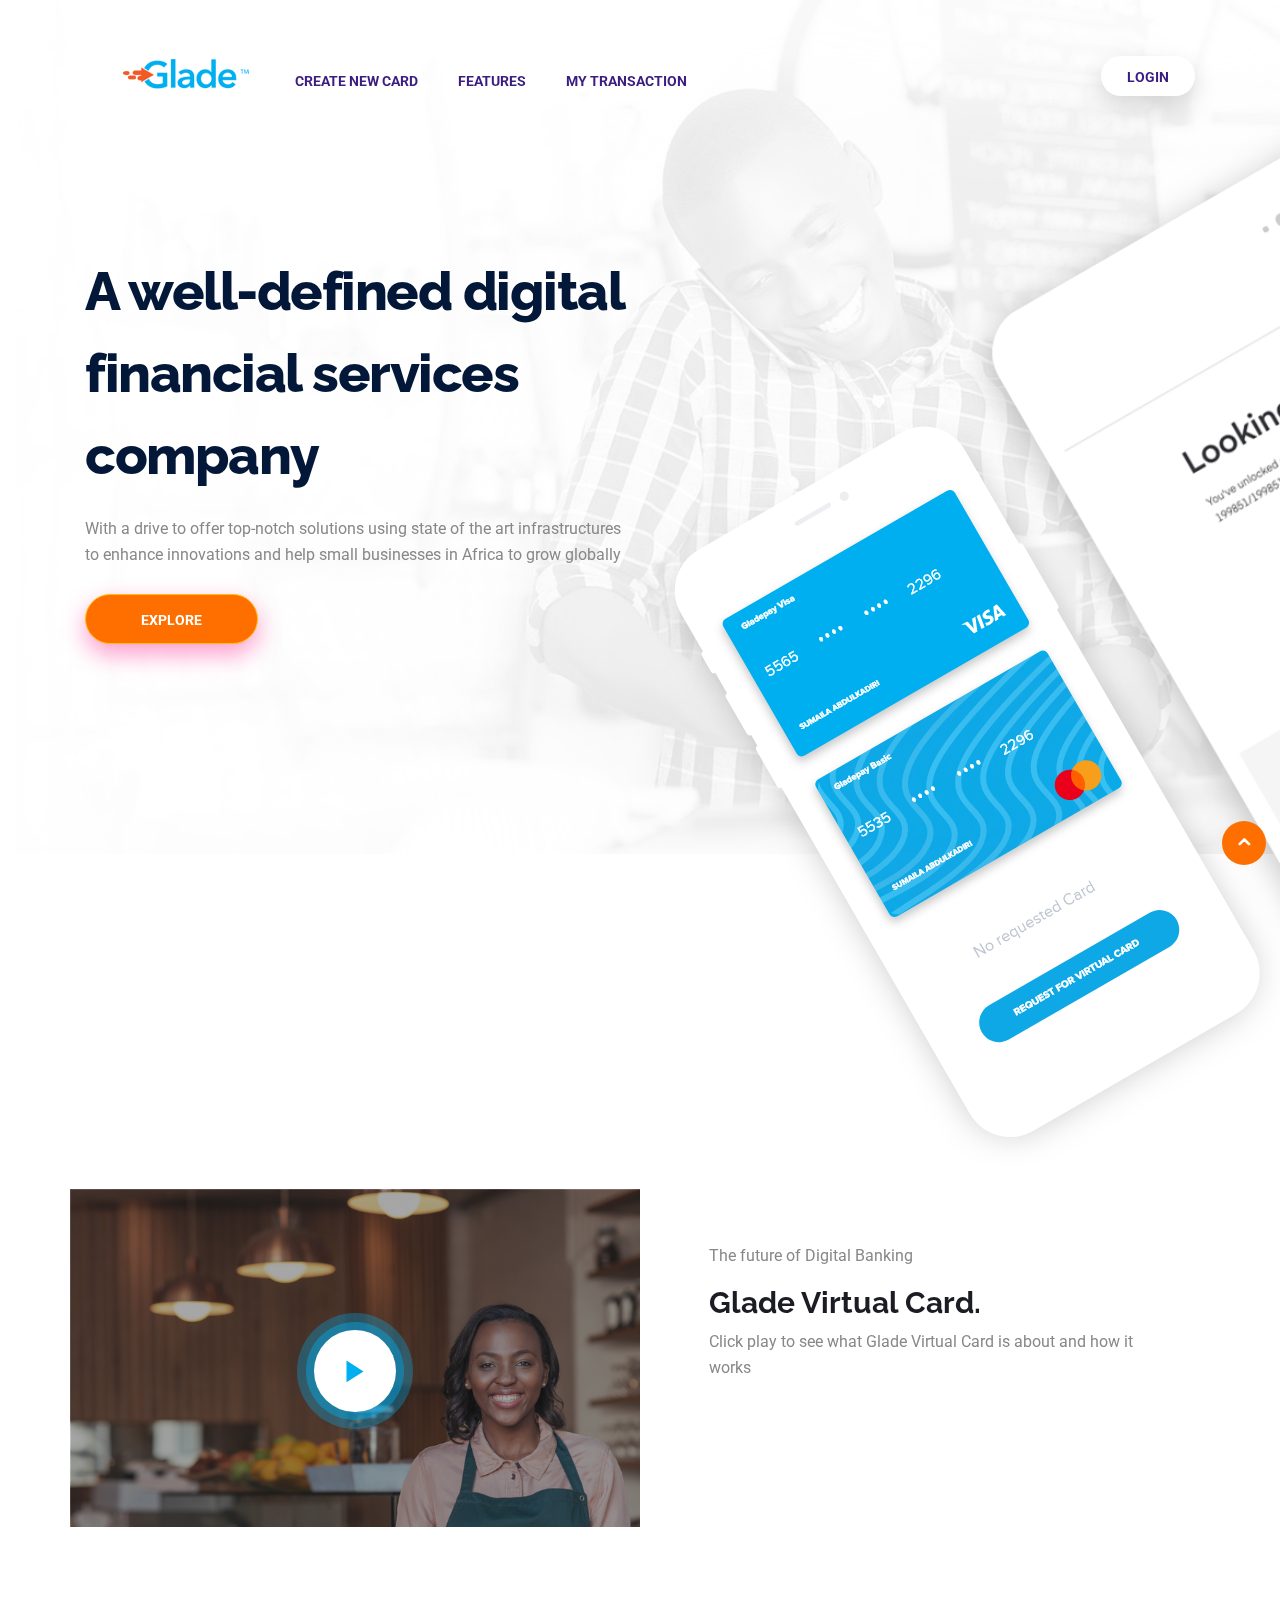
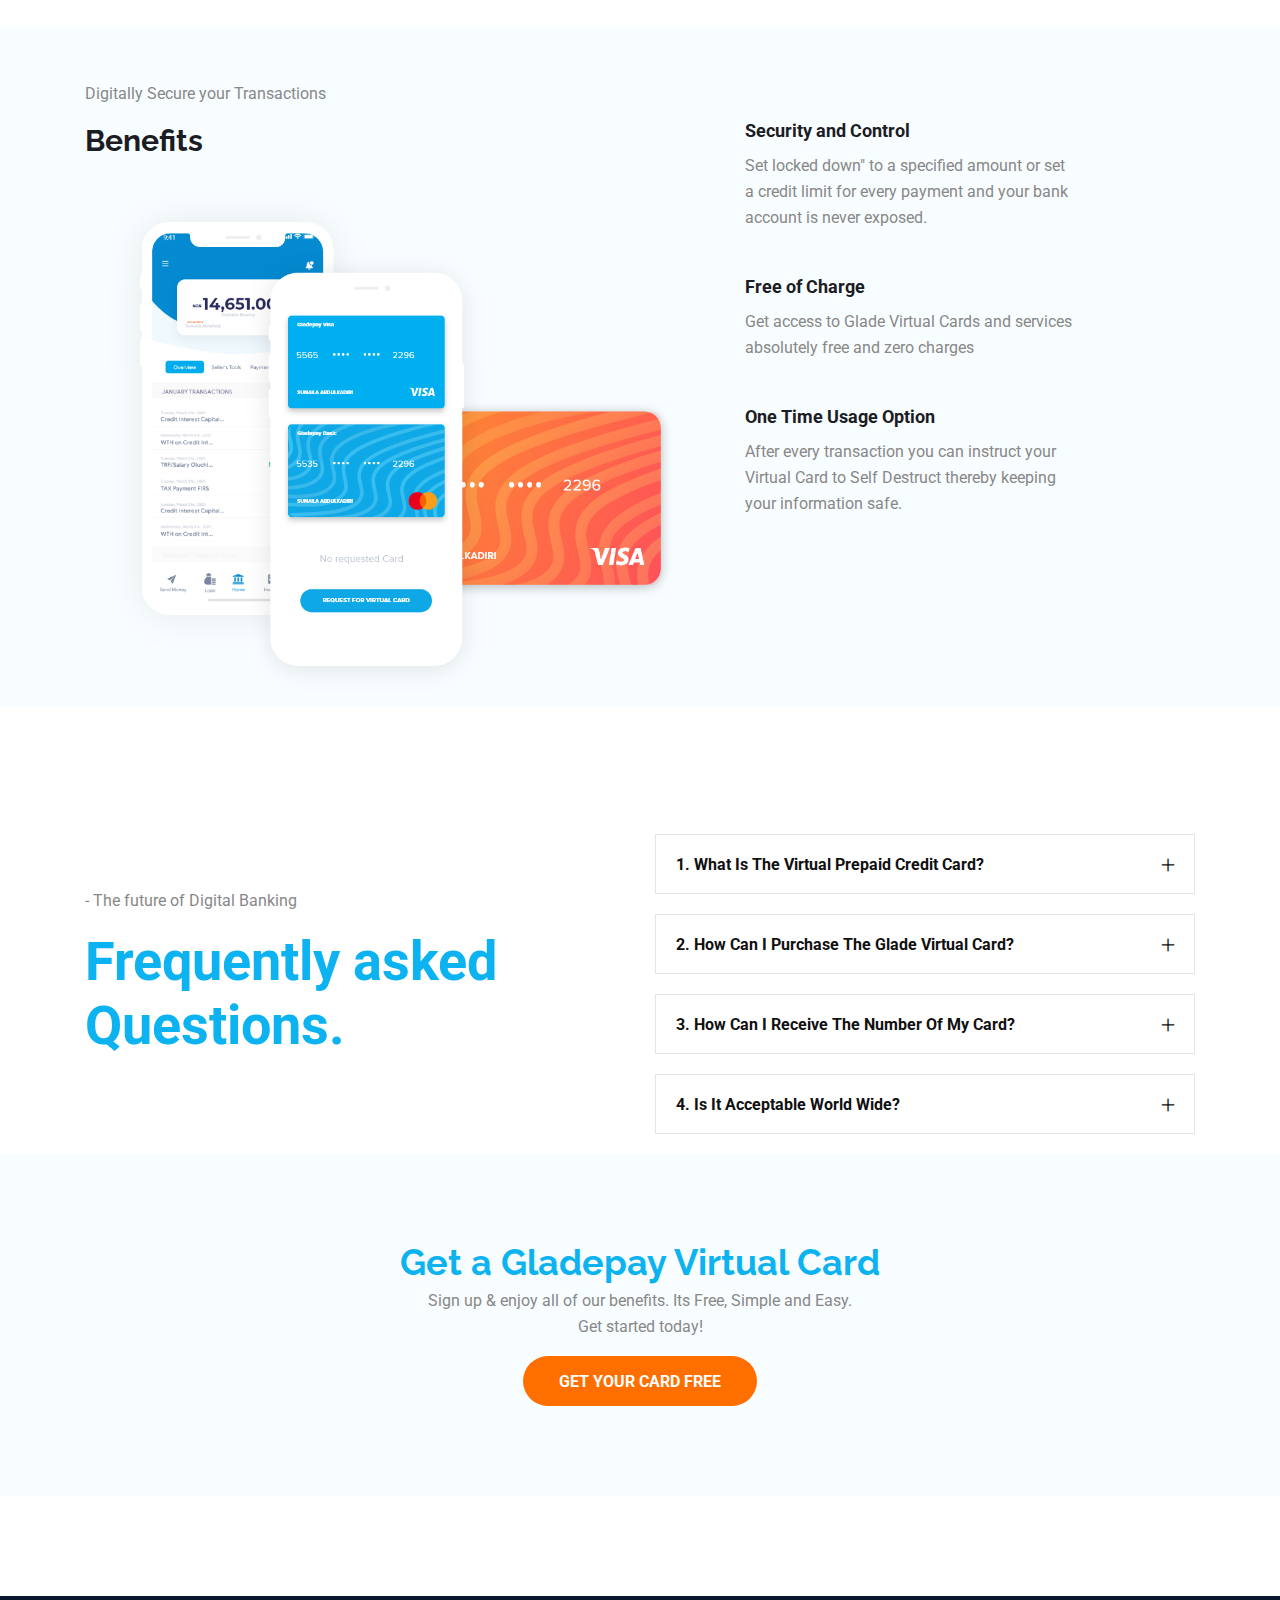
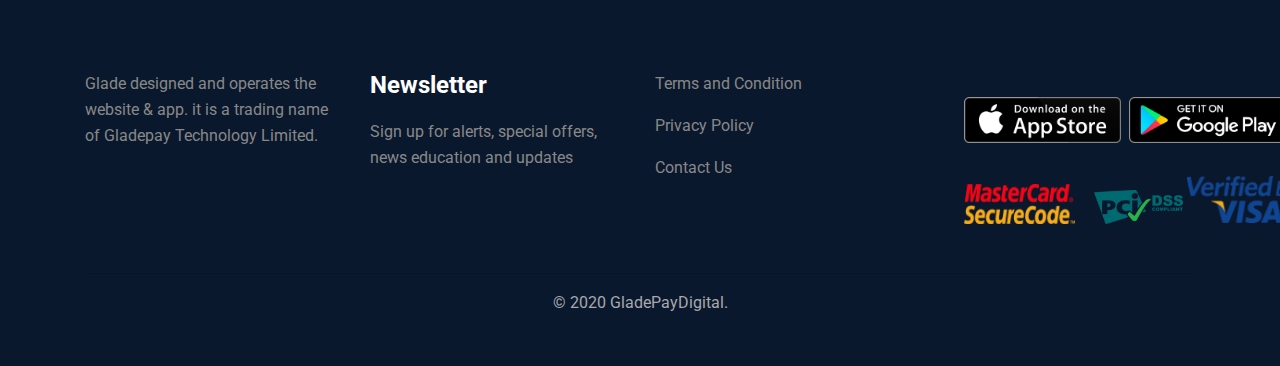
<file: index.html>
<!DOCTYPE html>
<html lang="en">

<head>
   <!-- Basic Page Needs ================================================== -->
   <meta charset="utf-8">

   <!-- Mobile Specific Metas ================================================== -->
   <meta http-equiv="X-UA-Compatible" content="IE=edge">
   <meta name="viewport" content="width=device-width, initial-scale=1.0, user-scalable=0">

   <!-- Site Title -->
   <title>Glade &amp; Designed by Nanle</title>



   <!-- CSS
         ================================================== -->
   <!-- Bootstrap -->
   <link rel="stylesheet" href="css/bootstrap.min.css">

   <!-- FontAwesome -->
   <link rel="stylesheet" href="css/font-awesome.min.css">
   <!-- Animation -->
   <link rel="stylesheet" href="css/animate.css">
   <!-- magnific -->
   <link rel="stylesheet" href="css/magnific-popup.css">
   <!-- carousel -->
   <link rel="stylesheet" href="css/owl.carousel.min.css">
   <!-- isotop -->
   <link rel="stylesheet" href="css/isotop.css">
   <!-- ico fonts -->
   <link rel="stylesheet" href="css/xsIcon.css">
   <!-- Template styles-->
   <link rel="stylesheet" href="css/style.css">
   <!-- Responsive styles-->
   <link rel="stylesheet" href="css/responsive.css">

   <!-- HTML5 shim and Respond.js IE8 support of HTML5 elements and media queries -->
   <!-- WARNING: Respond.js doesn't work if you view the page via file:// -->
   <!--[if lt IE 9]>
      <script src="https://oss.maxcdn.com/html5shiv/3.7.2/html5shiv.min.js"></script>
      <script src="https://oss.maxcdn.com/respond/1.4.2/respond.min.js"></script>
      <![endif]-->

</head>

<body>
   <div class="body-inner">
      <!-- Header start -->
      <header id="header" class="header header header-transparent h-transparent2">
         <div class="container">
            <div class="row justify-content-between align-items-center">
               <div class="col-lg-2 col-6">
                   <!-- logo-->
                    <a class="navbar-brand logo" href="index.html">
                        <img src="images/logos/logo.png" alt="">
                    </a>
               </div><!-- end col -->

               <div class="col-lg-8">
                    <nav class="navbar navbar-expand-lg navbar-light text-center justify-content-end">
            
                        <button class="navbar-toggler" type="button" data-toggle="collapse" data-target="#navbarNavDropdown"
                            aria-controls="navbarNavDropdown" aria-expanded="false" aria-label="Toggle navigation">
                            <span class="navbar-toggler-icon"><i class="icon icon-menu"></i></span>
                        </button>
                        <div class="collapse navbar-collapse" id="navbarNavDropdown">
                            <ul class="navbar-nav">
                                <li class="nav-item active">
                                    <a href="index-6.html#" class="">Create New Card</a>
                                </li>
                                <li class="nav-item">
                                    <a href="index-6.html#" class="">Features</a>
                                </li>
                                <li class="nav-item">
                                    <a href="index-6.html#" class="">My Transaction </a>
                                </li>
                               
                            </ul>
                        </div>
                    </nav>
                </div>
                <!-- end col -->
                <div class="col-lg-2 d-none d-lg-block text-right">
                    <a class="ticket-btn btn" href="#"> Login</a>
                </div>
                <!-- end col -->
            </div>
            
         </div><!-- container end-->
      </header>
      <!--/ Header end -->

      <!-- banner start-->
      <section class="hero-area banner-6" style="background-image: url(./images/man-ConvertImage.png); background-repeat: no-repeat;background-size: 100%;">
         <div class="banner-item">
            <div class="container">
               <div class="row">
                  <div class="col-md-6">
                     <div class="banner-content-wrap">
                        <h2 class="banner-title wow fadeInUp" data-wow-duration="1.5s" data-wow-delay="700ms">
                           A well-defined digital <br> financial services <br> company 
                        </h2>
                        <div class="banner-info wow fadeInUp" data-wow-duration="1.5s" data-wow-delay="500ms">
                           <!-- <h2 class="sub-title">#The leading startup event</h2> -->
                            
                              <p   >With a drive to offer top-notch solutions using state of the art infrastructures to enhance innovations and help small businesses in Africa to grow globally</p>
                        </div>
                        <!-- Countdown end -->
                        
                        <div class="banner-btn wow fadeInUp" data-wow-duration="1.5s" data-wow-delay="800ms">
                                <a href="index-6.html#" class="btn btn-warning">Explore</a>
                                <!-- <a href="index-6.html#" class="btn btn-ticket"> <i class="fa fa-plus-circle" aria-hidden="true"></i> ADD TO CALENDAR</a> -->
                        </div>

                     </div>
                     <!-- Banner content wrap end -->
                  </div><!-- col end-->
                  <div class="col-sm-6">
                     <img src="images/slide.png" style="filter: none !important;" alt="">   
                  </div>
               </div><!-- row end-->
               <div class="row">
                  <div class="col-md-6" style="background-image: url(./images/woman.png)">
                   <div align="center" style="margin-top: 23%;">
                    <img src="images/play.png" alt="">  
                   </div>
                  </div>
                  <div class="col-md-6">
                   <div style="margin: 10%;">
                       <p >The future of Digital Banking</p>
                       <h2>Glade Virtual Card.</h2>
                       <p>Click play to see what Glade Virtual Card is about and how it works</p>
                       <br>
                       <!-- <br>
                       <br> -->
                       <div class="banner-btn wow fadeInUp" data-wow-duration="1.5s" data-wow-delay="800ms">
                          <a href="index-6.html#" class="btn">Explore</a>
                          <!-- <a href="index-6.html#" class="btn btn-ticket"> <i class="fa fa-plus-circle" aria-hidden="true"></i> ADD TO CALENDAR</a> -->
                       </div>
                    </div> 
                    
                  </div>
               </div>
            </div>
            <!-- Container end -->
         </div>
      </section>
      <!-- banner end-->

      <!-- ts-exprience start -->
      
      <section class="" >
         
         <div style="background-color:#f8fdff; height: 80%;">
            <div class="container" >
               <div class="row">
                  <div class="col-md-6">
                    <p style="padding-top: 10%;">Digitally Secure your Transactions</p>
                    <h2>Benefits</h2>
                    <img src="images/phone.png" style="width: 110%;" />
                  </div>
                  <div class="col-md-6">
                   <div class="" style="margin-top: 10ch; margin-left:10ch">
                    <h4>Security and Control</h4>
                    <p>Set locked down" to a specified amount or set <br> a credit limit for every payment and your bank <br> account is never exposed.</p>

                    <br>
                    <h4>Free of Charge</h4>
                    <p>Get access to Glade Virtual Cards and services <br> absolutely free and zero charges</p>

                    <br>
                    <h4>One Time Usage Option</h4>
                    <p>After every transaction you can instruct your <br> Virtual Card to Self Destruct thereby keeping <br> your information safe.</p>
                   </div>
                   
                  </div>
               </div>
           </div>
         </div>
         
         <div class="container" style="padding-top: 10%;">
            <div class="row">
               <div class="col-md-6">
                  <!-- <div class="col-lg-6  "> -->
                     <div class="" style="padding-top: 6ch;">
                        <p>- The future of Digital Banking</p>
                        <h3 style="color:#0cb3f0; font-size: 6ch;">
                            Frequently asked <br> Questions.
                        </h3>
                    </div>

                 <!-- </div>col end -->
               </div>
               <div class="col-md-6">
                  <div class="faq-content">
                     <!-- <h2 class="column-title">
                        General FAQ's
                     </h2> -->
                     <div class="panel-group faq-item" id="accordion1" role="tablist" aria-multiselectable="true">

                        <div class="panel faq-list panel-default">
                           <div class="panel-heading" role="tab" id="heading5">
                              <h4 class="panel-title">
                                 <a role="button" class="collapsed" data-toggle="collapse" data-parent="#accordion" href="faq.html#collapse5" aria-expanded="false" aria-controls="collapse5">
                                          1. What is the virtual prepaid credit card?
                                       </a>
                              </h4>
                           </div>
                           <div id="collapse5" class="panel-collapse collapse" role="tabpanel" aria-labelledby="heading5">
                              <div class="panel-body">
                                    How  you transform your business as technology, consumer, habits industry dynamic
                                    s change? Find out from those leading the charge.
                              </div>
                           </div>
                        </div>

                        <div class="panel faq-list panel-default">
                           <div class="panel-heading" role="tab" id="heading6">
                              <h4 class="panel-title">
                                 <a class="collapsed" role="button" data-toggle="collapse" data-parent="#accordion" href="faq.html#collapse6" aria-expanded="false" aria-controls="collapse6">
                                          2. How can i purchase the Glade Virtual card?
                                       </a>
                              </h4>
                           </div>
                           <div id="collapse6" class="panel-collapse collapse" role="tabpanel" aria-labelledby="heading6">
                              <div class="panel-body">
                                    Glade Virtual card is free, to access simply sign up and create an account here
                              </div>
                           </div>
                        </div>

                        <div class="panel faq-list panel-default">
                           <div class="panel-heading" role="tab" id="heading7">
                              <h4 class="panel-title">
                                 <a class="collapsed" role="button" data-toggle="collapse" data-parent="#accordion" href="faq.html#collapse7" aria-expanded="false" aria-controls="collapse7">
                                          3. How can i receive the number of my card?
                                       </a>
                              </h4>
                           </div>
                           <div id="collapse7" class="panel-collapse collapse" role="tabpanel" aria-labelledby="heading7">
                              <div class="panel-body">
                                 Anim pariatur cliche reprehenderit, enim eiusmod high life accusamus terry richardson
                                 ad squid. 3 wolf moon officia aute, non cupidatat skateboard dolor brunch. Food truck
                                 quinoa nesciunt laborum eiusmod. Brunch 3 wolf moon tempor, sunt aliqua put a bird on
                               
                              </div>
                           </div>
                        </div>
                        <div class="panel faq-list panel-default">
                              <div class="panel-heading" role="tab" id="heading8">
                                 <h4 class="panel-title">
                                    <a class="collapsed" role="button" data-toggle="collapse" data-parent="#accordion" href="faq.html#collapse8" aria-expanded="false" aria-controls="collapse8">
                                             4. Is it acceptable World wide?
                                          </a>
                                 </h4>
                              </div>
                              <div id="collapse8" class="panel-collapse collapse" role="tabpanel" aria-labelledby="heading8">
                                 <div class="panel-body">
                                       How  you transform your business as technology, consumer, habits industry dynamic
                                       s change? Find out from those leading the charge.
                                 </div>
                              </div>
                           </div>

                     </div><!-- panel-group -->

                  </div>
               </div>
            </div>
         </div>

         <div style="background-color:#f8fdff; padding: 10ch;">
            <div align="center">
               <h2 style="color:#0cb3f0; font-size: 4ch; font-weight: bolder;">Get a Gladepay Virtual Card</h2>
               <p>Sign up & enjoy all of our benefits. Its Free, Simple and Easy. <br> Get started today!</p>
               <button class="btn btn-round">GET YOUR CARD FREE</button>
            </div>
         </div>

      </section>
      <!-- end ts-exprience -->

    <!-- ts funfact start-->
    

   

   
   
         <!-- ts footer area start-->
         <div class="footer-area">
      
            
   
            <!-- footer start-->
            <footer class="ts-footer">
               <div class="container">
                  <div class="row">
                     <div class="col-md-3">
                        <p>Glade designed and operates the website & app. it is a trading name of Gladepay Technology Limited. </p>
                     </div>
                     <div class="col-md-3">
                        <h3 style="color: white;">Newsletter</h3>
                        <p>Sign up for alerts, special offers, news education and updates</p>
                        
                     </div>
                     <div class="col-md-3">
                        <p>
                           Terms and Condition
                        </p>
                        <p>
                           Privacy Policy
                        </p>
                        <p>
                           Contact Us
                        </p>
                     </div>
                     <div class="col-md-3">
                        <img src="images/UI Mockup copy.png">
                     </div>
                  </div>
                  <hr style="color: mintcream;">
                  <div class="row">
                     <div class="col-lg-8 mx-auto">
                        
                     
                        <div class="copyright-text text-center">
                           <p> © 2020 GladePayDigital.</p>
                        </div>
                     </div>
                  </div>
               </div>
            </footer>
            <!-- footer end-->
            <div class="BackTo">
               <a href="index-6.html#" class="fa fa-angle-up" aria-hidden="true"></a>
            </div>
         </div>
         <!-- ts footer area end-->
   
   
   
   
   
         <!-- Javascript Files
               ================================================== -->
         <!-- initialize jQuery Library -->
         <script src="js/jquery.js"></script>
   
         <script src="js/popper.min.js"></script>
         <!-- Bootstrap jQuery -->
         <script src="js/bootstrap.min.js"></script>
         <!-- Counter -->
         <script src="js/jquery.appear.min.js"></script>
         <!-- Countdown -->
         <script src="js/jquery.jCounter.js"></script>
         <!-- magnific-popup -->
         <script src="js/jquery.magnific-popup.min.js"></script>
         <!-- carousel -->
         <script src="js/owl.carousel.min.js"></script>
         <!-- Waypoints -->
         <script src="js/wow.min.js"></script>
         <!-- isotop -->
         <script src="js/isotope.pkgd.min.js"></script>
         <!-- scrollme -->
         <script src="js/jquery.scrollme.js"></script>
   
         <!-- Template custom -->
         <script src="js/main.js"></script>
   
      </div>
      <!-- Body inner end -->
   </body>
   
</html>
</file>
<file: css/isotop.css>
/* Start: Recommended Isotope styles */

/**** Isotope Filtering ****/

.isotope-item {
   z-index: 2;
 }
 
 .isotope-hidden.isotope-item {
   pointer-events: none;
   z-index: 1;
 }
 
 /**** Isotope CSS3 transitions ****/
 
 .isotope,
 .isotope .isotope-item {
   -webkit-transition-duration: 0.8s;
      -moz-transition-duration: 0.8s;
       -ms-transition-duration: 0.8s;
        -o-transition-duration: 0.8s;
           transition-duration: 0.8s;
 }
 
 .isotope {
   -webkit-transition-property: height, width;
      -moz-transition-property: height, width;
       -ms-transition-property: height, width;
        -o-transition-property: height, width;
           transition-property: height, width;
 }
 
 .isotope .isotope-item {
   -webkit-transition-property: -webkit-transform, opacity;
      -moz-transition-property:    -moz-transform, opacity;
       -ms-transition-property:     -ms-transform, opacity;
        -o-transition-property:      -o-transform, opacity;
           transition-property:         transform, opacity;
 }
 
 /**** disabling Isotope CSS3 transitions ****/
 
 .isotope.no-transition,
 .isotope.no-transition .isotope-item,
 .isotope .isotope-item.no-transition {
   -webkit-transition-duration: 0s;
      -moz-transition-duration: 0s;
       -ms-transition-duration: 0s;
        -o-transition-duration: 0s;
           transition-duration: 0s;
 }
 
 /* End: Recommended Isotope styles */
 
 
 
 /* disable CSS transitions for containers with infinite scrolling*/
 .isotope.infinite-scrolling {
   -webkit-transition: none;
      -moz-transition: none;
       -ms-transition: none;
        -o-transition: none;
           transition: none;
 }
 
 
 
 /**** Isotope styles ****/
 
 /* required for containers to inherit vertical size from window */
 /*html,
 body {
   height: 100%;
 }
 */
 #container {
   padding: 20px 0px;
 }
 
 .height-01{
 height: 250px;
 width: 28%;
 }
 .height-02,{
 height: 250px;
 width: 25%;
 }
 .height-03{
   width: 180px;
   height: 180px;
 }
 .element {
   margin: 1px;
   float: left;
   overflow: hidden;
   position: relative;
   color: #222;
 }
 
 /*.element.web          { background: #F00 url("../images/zoom.png") no-repeat center center; 
 background: hsl(   0, 100%, 50%)  url("../images/zoom.png") no-repeat center center; }
 .element.branding  { background: #F80 url("../images/zoom.png") no-repeat center center; background: hsl(  36, 100%, 50%) url("../images/zoom.png") no-repeat center center;}
 .element.print        { background: #0F0 url("../images/zoom.png") no-repeat center center; background: hsl( 108, 100%, 50%) url("../images/zoom.png") no-repeat center center;}
 .element.creative { background: #0FF url("../images/zoom.png") no-repeat center center; background: hsl( 180, 100%, 50%) url("../images/zoom.png") no-repeat center center;}
 .element.modern       { background: #08F url("../images/zoom.png") no-repeat center center; background: hsl( 216, 100%, 50%) url("../images/zoom.png") no-repeat center center;}
 .element.other  { background: #00F url("../images/zoom.png") no-repeat center center;; background: hsl( 252, 100%, 50%) url("../images/zoom.png") no-repeat center center;}
 .element.ecommerce         { background: #F0F url("../images/zoom.png") no-repeat center center;background: hsl( 288, 100%, 50%) url("../images/zoom.png") no-repeat center center;}
 .element.digital       { background: #F08 url("../images/zoom.png") no-repeat center center; background: hsl( 324, 100%, 50%) url("../images/zoom.png") no-repeat center center;}
 
 */
 .element * {
   position: absolute;
   margin: 0;
 }
 
 .element .symbol {
   left: 0.2em;
   top: 0.4em;
   font-size: 3.8em;
   line-height: 1.0em;
   color: #FFF;
 }
 .element.large .symbol {
   font-size: 4.5em;
 }
 
 .element.fake .symbol {
   color: #000;
 }
 
 .element .name {
   left: 0.5em;
   bottom: 1.6em;
   font-size: 1.05em;
 }
 
 .element .weight {
   font-size: 0.9em;
   left: 0.5em;
   bottom: 0.5em;
 }
 
 .element .number {
   font-size: 1.25em;
   font-weight: bold;
   color: hsla(0,0%,0%,.5);
   right: 0.5em;
   top: 0.5em;
 }
 
 .variable-sizes .element.width2 { width: 230px; }
 
 .variable-sizes .element.height2 { height: 230px; }
 
 .variable-sizes .element.width2.height2 {
   font-size: 2.0em;
 }
 
 .element.large,
 .variable-sizes .element.large,
 .variable-sizes .element.large.width2.height2 {
   font-size: 3.0em;
   width: 350px;
   height: 350px;
   z-index: 100;
 }
 
 .clickable .element:hover {
   cursor: pointer;
 }
 
 .clickable .element:hover h3 {
   text-shadow:
     0 0 10px white,
     0 0 10px white
   ;
 }
 
 .clickable .element:hover h2 {
   color: white;
 }
 
 /**** Filters ****/
 
 #filters{
   margin: 5px 0px;
   padding: 0px;
   list-style: none;
 }
 
 #filters li {
   display: inline-block;
   margin-right: -1px;
 }
</file>
<file: css/xsIcon.css>
@font-face {
  font-family: 'iconfont';
  src:
    url('../fonts/iconfont.ttf?ukrc8w') format('truetype'),
    url('../fonts/iconfont.woff?ukrc8w') format('woff'),
    url('../fonts/iconfont.svg?ukrc8w#iconfont') format('svg');
  font-weight: normal;
  font-style: normal;
}


[class^="icon-"], [class*=" icon-"] {
   /* use !important to prevent issues with browser extensions that change fonts */
   font-family: 'iconfont' !important;
   speak: none;
   font-style: normal;
   font-weight: normal;
   font-variant: normal;
   text-transform: none;
   line-height: 1;
 
   /* Better Font Rendering =========== */
   -webkit-font-smoothing: antialiased;
   -moz-osx-font-smoothing: grayscale;
 }
 
 .icon-building:before {
   content: "\e900";
 }
 .icon-cycle:before {
   content: "\e901";
 }
 .icon-food:before {
   content: "\e902";
 }
 .icon-fun:before {
   content: "\e903";
 }
 .icon-hotel:before {
   content: "\e904";
 }
 .icon-marketing:before {
   content: "\e905";
 }
 .icon-Monetizing:before {
   content: "\e906";
 }
 .icon-netwrorking:before {
   content: "\e907";
 }
 .icon-people:before {
   content: "\e908";
 }
 .icon-planning:before {
   content: "\e909";
 }
 .icon-pricing-1Asset-1:before {
   content: "\e90a";
 }
 .icon-pricing-2Asset-2:before {
   content: "\e90b";
 }
 .icon-pricing-3Asset-3:before {
   content: "\e90c";
 }
 .icon-ring-1Asset-1:before {
   content: "\e90d";
 }
 .icon-ring-2Asset-1:before {
   content: "\e90e";
 }
 .icon-ring-3Asset-2:before {
   content: "\e9c3";
 }
 .icon-ring-4Asset-3:before {
   content: "\e9c4";
 }
 .icon-speaker:before {
   content: "\e9c5";
 }
 .icon-home:before {
   content: "\e800";
 }
 .icon-apartment:before {
   content: "\e801";
 }
 .icon-pencil:before {
   content: "\e802";
 }
 .icon-magic-wand:before {
   content: "\e803";
 }
 .icon-drop:before {
   content: "\e804";
 }
 .icon-lighter:before {
   content: "\e805";
 }
 .icon-poop:before {
   content: "\e806";
 }
 .icon-sun:before {
   content: "\e807";
 }
 .icon-moon:before {
   content: "\e808";
 }
 .icon-cloud:before {
   content: "\e809";
 }
 .icon-cloud-upload:before {
   content: "\e80a";
 }
 .icon-cloud-download:before {
   content: "\e80b";
 }
 .icon-cloud-sync:before {
   content: "\e80c";
 }
 .icon-cloud-check:before {
   content: "\e80d";
 }
 .icon-database:before {
   content: "\e80e";
 }
 .icon-lock:before {
   content: "\e80f";
 }
 .icon-cog:before {
   content: "\e810";
 }
 .icon-trash:before {
   content: "\e811";
 }
 .icon-dice:before {
   content: "\e812";
 }
 .icon-heart:before {
   content: "\e813";
 }
 .icon-star:before {
   content: "\e814";
 }
 .icon-star-half:before {
   content: "\e815";
 }
 .icon-star-empty:before {
   content: "\e816";
 }
 .icon-flag:before {
   content: "\e817";
 }
 .icon-envelope:before {
   content: "\e818";
 }
 .icon-paperclip:before {
   content: "\e819";
 }
 .icon-inbox:before {
   content: "\e81a";
 }
 .icon-eye:before {
   content: "\e81b";
 }
 .icon-printer:before {
   content: "\e81c";
 }
 .icon-file-empty:before {
   content: "\e81d";
 }
 .icon-file-add:before {
   content: "\e81e";
 }
 .icon-enter:before {
   content: "\e81f";
 }
 .icon-exit:before {
   content: "\e820";
 }
 .icon-graduation-hat:before {
   content: "\e821";
 }
 .icon-license:before {
   content: "\e822";
 }
 .icon-music-note:before {
   content: "\e823";
 }
 .icon-film-play:before {
   content: "\e824";
 }
 .icon-camera-video:before {
   content: "\e825";
 }
 .icon-camera:before {
   content: "\e826";
 }
 .icon-picture:before {
   content: "\e827";
 }
 .icon-book:before {
   content: "\e828";
 }
 .icon-bookmark:before {
   content: "\e829";
 }
 .icon-user:before {
   content: "\e82a";
 }
 .icon-users:before {
   content: "\e82b";
 }
 .icon-shirt:before {
   content: "\e82c";
 }
 .icon-store:before {
   content: "\e82d";
 }
 .icon-cart:before {
   content: "\e82e";
 }
 .icon-tag:before {
   content: "\e82f";
 }
 .icon-phone-handset:before {
   content: "\e830";
 }
 .icon-phone:before {
   content: "\e831";
 }
 .icon-pushpin:before {
   content: "\e832";
 }
 .icon-map-marker:before {
   content: "\e833";
 }
 .icon-map:before {
   content: "\e834";
 }
 .icon-location:before {
   content: "\e835";
 }
 .icon-calendar-full:before {
   content: "\e836";
 }
 .icon-keyboard:before {
   content: "\e837";
 }
 .icon-spell-check:before {
   content: "\e838";
 }
 .icon-screen:before {
   content: "\e839";
 }
 .icon-smartphone:before {
   content: "\e83a";
 }
 .icon-tablet:before {
   content: "\e83b";
 }
 .icon-laptop:before {
   content: "\e83c";
 }
 .icon-laptop-phone:before {
   content: "\e83d";
 }
 .icon-power-switch:before {
   content: "\e83e";
 }
 .icon-bubble:before {
   content: "\e83f";
 }
 .icon-heart-pulse:before {
   content: "\e840";
 }
 .icon-construction:before {
   content: "\e841";
 }
 .icon-pie-chart:before {
   content: "\e842";
 }
 .icon-chart-bars:before {
   content: "\e843";
 }
 .icon-gift:before {
   content: "\e844";
 }
 .icon-diamond:before {
   content: "\e845";
 }
 .icon-dinner:before {
   content: "\e847";
 }
 .icon-coffee-cup:before {
   content: "\e848";
 }
 .icon-leaf:before {
   content: "\e849";
 }
 .icon-paw:before {
   content: "\e84a";
 }
 .icon-rocket:before {
   content: "\e84b";
 }
 .icon-briefcase:before {
   content: "\e84c";
 }
 .icon-bus:before {
   content: "\e84d";
 }
 .icon-car:before {
   content: "\e84e";
 }
 .icon-train:before {
   content: "\e84f";
 }
 .icon-bicycle:before {
   content: "\e850";
 }
 .icon-wheelchair:before {
   content: "\e851";
 }
 .icon-select:before {
   content: "\e852";
 }
 .icon-earth:before {
   content: "\e853";
 }
 .icon-smile:before {
   content: "\e854";
 }
 .icon-sad:before {
   content: "\e855";
 }
 .icon-neutral:before {
   content: "\e856";
 }
 .icon-mustache:before {
   content: "\e857";
 }
 .icon-alarm:before {
   content: "\e858";
 }
 .icon-bullhorn:before {
   content: "\e859";
 }
 .icon-volume-high:before {
   content: "\e85a";
 }
 .icon-volume-medium:before {
   content: "\e85b";
 }
 .icon-volume-low:before {
   content: "\e85c";
 }
 .icon-volume:before {
   content: "\e85d";
 }
 .icon-mic:before {
   content: "\e85e";
 }
 .icon-hourglass:before {
   content: "\e85f";
 }
 .icon-undo:before {
   content: "\e860";
 }
 .icon-redo:before {
   content: "\e861";
 }
 .icon-sync:before {
   content: "\e862";
 }
 .icon-history:before {
   content: "\e863";
 }
 .icon-clock:before {
   content: "\e864";
 }
 .icon-download:before {
   content: "\e865";
 }
 .icon-upload:before {
   content: "\e866";
 }
 .icon-enter-down:before {
   content: "\e867";
 }
 .icon-exit-up:before {
   content: "\e868";
 }
 .icon-bug:before {
   content: "\e869";
 }
 .icon-code:before {
   content: "\e86a";
 }
 .icon-link:before {
   content: "\e86b";
 }
 .icon-unlink:before {
   content: "\e86c";
 }
 .icon-thumbs-up:before {
   content: "\e86d";
 }
 .icon-thumbs-down:before {
   content: "\e86e";
 }
 .icon-magnifier:before {
   content: "\e86f";
 }
 .icon-cross:before {
   content: "\e870";
 }
 .icon-menu:before {
   content: "\e871";
 }
 .icon-list:before {
   content: "\e872";
 }
 .icon-chevron-up:before {
   content: "\e873";
 }
 .icon-chevron-down:before {
   content: "\e874";
 }
 .icon-chevron-left:before {
   content: "\e875";
 }
 .icon-chevron-right:before {
   content: "\e876";
 }
 .icon-arrow-up:before {
   content: "\e877";
 }
 .icon-arrow-down:before {
   content: "\e878";
 }
 .icon-arrow-left:before {
   content: "\e879";
 }
 .icon-arrow-right:before {
   content: "\e87a";
 }
 .icon-move:before {
   content: "\e87b";
 }
 .icon-warning:before {
   content: "\e87c";
 }
 .icon-question-circle:before {
   content: "\e87d";
 }
 .icon-menu-circle:before {
   content: "\e87e";
 }
 .icon-checkmark-circle:before {
   content: "\e87f";
 }
 .icon-cross-circle:before {
   content: "\e880";
 }
 .icon-plus-circle:before {
   content: "\e881";
 }
 .icon-circle-minus:before {
   content: "\e882";
 }
 .icon-arrow-up-circle:before {
   content: "\e883";
 }
 .icon-arrow-down-circle:before {
   content: "\e884";
 }
 .icon-arrow-left-circle:before {
   content: "\e885";
 }
 .icon-arrow-right-circle:before {
   content: "\e886";
 }
 .icon-chevron-up-circle:before {
   content: "\e887";
 }
 .icon-chevron-down-circle:before {
   content: "\e888";
 }
 .icon-chevron-left-circle:before {
   content: "\e889";
 }
 .icon-chevron-right-circle:before {
   content: "\e88a";
 }
 .icon-crop:before {
   content: "\e88b";
 }
 .icon-frame-expand:before {
   content: "\e88c";
 }
 .icon-frame-contract:before {
   content: "\e88d";
 }
 .icon-layers:before {
   content: "\e88e";
 }
 .icon-funnel:before {
   content: "\e88f";
 }
 .icon-text-format:before {
   content: "\e890";
 }
 .icon-text-size:before {
   content: "\e892";
 }
 .icon-bold:before {
   content: "\e893";
 }
 .icon-italic:before {
   content: "\e894";
 }
 .icon-underline:before {
   content: "\e895";
 }
 .icon-strikethrough:before {
   content: "\e896";
 }
 .icon-highlight:before {
   content: "\e897";
 }
 .icon-text-align-left:before {
   content: "\e898";
 }
 .icon-text-align-center:before {
   content: "\e899";
 }
 .icon-text-align-right:before {
   content: "\e89a";
 }
 .icon-text-align-justify:before {
   content: "\e89b";
 }
 .icon-line-spacing:before {
   content: "\e89c";
 }
 .icon-indent-increase:before {
   content: "\e89d";
 }
 .icon-indent-decrease:before {
   content: "\e89e";
 }
 .icon-page-break:before {
   content: "\e8a2";
 }
 .icon-hand:before {
   content: "\e8a5";
 }
 .icon-pointer-up:before {
   content: "\e8a6";
 }
 .icon-pointer-right:before {
   content: "\e8a7";
 }
 .icon-pointer-down:before {
   content: "\e8a8";
 }
 .icon-pointer-left:before {
   content: "\e8a9";
 }
 .icon-vplay:before {
   content: "\e90f";
 }
 .icon-newsletter:before {
   content: "\e910";
 }
 .icon-coins-2:before {
   content: "\e911";
 }
 .icon-commerce-2:before {
   content: "\e912";
 }
 .icon-monitor:before {
   content: "\e913";
 }
 .icon-facebook:before {
   content: "\e914";
 }
 .icon-business:before {
   content: "\e915";
 }
 .icon-graphic-2:before {
   content: "\e916";
 }
 .icon-commerce-1:before {
   content: "\e917";
 }
 .icon-like:before {
   content: "\e918";
 }
 .icon-home1:before {
   content: "\e919";
 }
 .icon-phone-call:before {
   content: "\e91a";
 }
 .icon-contact:before {
   content: "\e91b";
 }
 .icon-comments:before {
   content: "\e91c";
 }
 .icon-cloud-computing:before {
   content: "\e91d";
 }
 .icon-care:before {
   content: "\e91e";
 }
 .icon-coin:before {
   content: "\e91f";
 }
 .icon-donation:before {
   content: "\e920";
 }
 .icon-donation_2:before {
   content: "\e921";
 }
 .icon-heart1:before {
   content: "\e922";
 }
 .icon-dove:before {
   content: "\e923";
 }
 .icon-drop1:before {
   content: "\e924";
 }
 .icon-first-aid-kit:before {
   content: "\e925";
 }
 .icon-groceries:before {
   content: "\e926";
 }
 .icon-heartbeat:before {
   content: "\e927";
 }
 .icon-left-arrow:before {
   content: "\e928";
 }
 .icon-newspaper:before {
   content: "\e929";
 }
 .icon-open-book:before {
   content: "\e92a";
 }
 .icon-down-arrow:before {
   content: "\e92b";
 }
 .icon-planet-earth:before {
   content: "\e92c";
 }
 .icon-plus-button:before {
   content: "\e92d";
 }
 .icon-poor-water-supply:before {
   content: "\e92e";
 }
 .icon-tap-water:before {
   content: "\e92f";
 }
 .icon-support:before {
   content: "\e930";
 }
 .icon-sweater:before {
   content: "\e931";
 }
 .icon-doctor:before {
   content: "\e932";
 }
 .icon-team:before {
   content: "\e933";
 }
 .icon-group:before {
   content: "\e934";
 }
 .icon-family:before {
   content: "\e935";
 }
 .icon-children:before {
   content: "\e936";
 }
 .icon-team_2:before {
   content: "\e937";
 }
 .icon-telemarketer:before {
   content: "\e938";
 }
 .icon-water:before {
   content: "\e939";
 }
 .icon-twitter:before {
   content: "\e93a";
 }
 .icon-twitter1:before {
   content: "\e93b";
 }
 .icon-linkedin:before {
   content: "\e93c";
 }
 .icon-youtube:before {
   content: "\e93d";
 }
 .icon-dribbble:before {
   content: "\e93e";
 }
 .icon-pinterest:before {
   content: "\e93f";
 }
 .icon-vimeo:before {
   content: "\e940";
 }
 .icon-soundcloud:before {
   content: "\e941";
 }
 .icon-youtube-v:before {
   content: "\e942";
 }
 .icon-behance:before {
   content: "\e943";
 }
 .icon-google-plus:before {
   content: "\e944";
 }
 .icon-instagram:before {
   content: "\e945";
 }
 .icon-hammer:before {
   content: "\e946";
 }
 .icon-justice-1:before {
   content: "\e947";
 }
 .icon-double-left-chevron:before {
   content: "\e948";
 }
 .icon-double-angle-pointing-to-right:before {
   content: "\e949";
 }
 .icon-arrow-point-to-down:before {
   content: "\e94a";
 }
 .icon-play-button:before {
   content: "\e94b";
 }
 .icon-minus:before {
   content: "\e94c";
 }
 .icon-plus:before {
   content: "\e94d";
 }
 .icon-tick:before {
   content: "\e94e";
 }
 .icon-download-arrow:before {
   content: "\e94f";
 }
 .icon-edit:before {
   content: "\e950";
 }
 .icon-reply:before {
   content: "\e951";
 }
 .icon-cogwheel-outline:before {
   content: "\e952";
 }
 .icon-symbol:before {
   content: "\e953";
 }
 .icon-calendar:before {
   content: "\e954";
 }
 .icon-shopping-cart:before {
   content: "\e955";
 }
 .icon-shopping-basket:before {
   content: "\e956";
 }
 .icon-users1:before {
   content: "\e957";
 }
 .icon-man:before {
   content: "\e958";
 }
 .icon-support1:before {
   content: "\e959";
 }
 .icon-favorites:before {
   content: "\e95a";
 }
 .icon-calendar1:before {
   content: "\e95b";
 }
 .icon-paper-plane:before {
   content: "\e95c";
 }
 .icon-placeholder:before {
   content: "\e95d";
 }
 .icon-phone-call1:before {
   content: "\e95e";
 }
 .icon-contact1:before {
   content: "\e95f";
 }
 .icon-email:before {
   content: "\e960";
 }
 .icon-internet:before {
   content: "\e961";
 }
 .icon-quote:before {
   content: "\e962";
 }
 .icon-line:before {
   content: "\e963";
 }
 .icon-money-3:before {
   content: "\e964";
 }
 .icon-commerce:before {
   content: "\e965";
 }
 .icon-tools:before {
   content: "\e966";
 }
 .icon-pie-chart1:before {
   content: "\e967";
 }
 .icon-diamond1:before {
   content: "\e968";
 }
 .icon-agenda:before {
   content: "\e969";
 }
 .icon-like1:before {
   content: "\e96a";
 }
 .icon-justice:before {
   content: "\e96b";
 }
 .icon-technology:before {
   content: "\e96c";
 }
 .icon-coins-1:before {
   content: "\e96d";
 }
 .icon-left-arrow1:before {
   content: "\e96e";
 }
 .icon-bank:before {
   content: "\e96f";
 }
 .icon-calculator:before {
   content: "\e970";
 }
 .icon-chart2:before {
   content: "\e971";
 }
 .icon-map-marker1:before {
   content: "\e972";
 }
 .icon-mutual-fund:before {
   content: "\e973";
 }
 .icon-phone1:before {
   content: "\e974";
 }
 .icon-pie-chart2:before {
   content: "\e975";
 }
 .icon-play:before {
   content: "\e976";
 }
 .icon-savings:before {
   content: "\e977";
 }
 .icon-search:before {
   content: "\e978";
 }
 .icon-tag1:before {
   content: "\e979";
 }
 .icon-tags:before {
   content: "\e97a";
 }
 .icon-loan:before {
   content: "\e97b";
 }
 .icon-checked:before {
   content: "\e97c";
 }
 .icon-clock1:before {
   content: "\e97d";
 }
 .icon-comment:before {
   content: "\e97e";
 }
 .icon-comments1:before {
   content: "\e97f";
 }
 .icon-consult:before {
   content: "\e980";
 }
 .icon-consut2:before {
   content: "\e981";
 }
 .icon-envelope1:before {
   content: "\e982";
 }
 .icon-folder:before {
   content: "\e983";
 }
 .icon-invest:before {
   content: "\e984";
 }
 .icon-right-arrow2:before {
   content: "\e985";
 }
 .icon-quote1:before {
   content: "\e986";
 }
 .icon-deal:before {
   content: "\e987";
 }
 .icon-left-arrow2:before {
   content: "\e988";
 }
 .icon-team1:before {
   content: "\e989";
 }
 .icon-tshirt:before {
   content: "\e98a";
 }
 .icon-cancel:before {
   content: "\e98b";
 }
 .icon-drink:before {
   content: "\e98c";
 }
 .icon-home2:before {
   content: "\e98d";
 }
 .icon-music:before {
   content: "\e98e";
 }
 .icon-rich:before {
   content: "\e98f";
 }
 .icon-brush:before {
   content: "\e990";
 }
 .icon-opposite-way:before {
   content: "\e991";
 }
 .icon-cloud-computing1:before {
   content: "\e992";
 }
 .icon-technology-1:before {
   content: "\e993";
 }
 .icon-rotate:before {
   content: "\e994";
 }
 .icon-medical:before {
   content: "\e995";
 }
 .icon-flash-1:before {
   content: "\e996";
 }
 .icon-flash:before {
   content: "\e997";
 }
 .icon-down-arrow1:before {
   content: "\e998";
 }
 .icon-hours-support:before {
   content: "\e999";
 }
 .icon-bag:before {
   content: "\e99a";
 }
 .icon-photo-camera:before {
   content: "\e99b";
 }
 .icon-search-minus:before {
   content: "\e99c";
 }
 .icon-search1:before {
   content: "\e99d";
 }
 .icon-down-arrow2:before {
   content: "\e99e";
 }
 .icon-up-arrow:before {
   content: "\e99f";
 }
 .icon-right-arrow:before {
   content: "\e9a0";
 }
 .icon-left-arrows:before {
   content: "\e9a1";
 }
 .icon-school:before {
   content: "\e9a2";
 }
 .icon-settings:before {
   content: "\e9a3";
 }
 .icon-smartphone1:before {
   content: "\e9a4";
 }
 .icon-technology-11:before {
   content: "\e9a5";
 }
 .icon-tool:before {
   content: "\e9a6";
 }
 .icon-business1:before {
   content: "\e9a7";
 }
 .icon-van-1:before {
   content: "\e9a8";
 }
 .icon-van:before {
   content: "\e9a9";
 }
 .icon-vegetables:before {
   content: "\e9aa";
 }
 .icon-women:before {
   content: "\e9ab";
 }
 .icon-vintage:before {
   content: "\e9ac";
 }
 .icon-up-arrow1:before {
   content: "\e9ad";
 }
 .icon-arrows:before {
   content: "\e9ae";
 }
 .icon-team2:before {
   content: "\e9af";
 }
 .icon-team-1:before {
   content: "\e9b0";
 }
 .icon-medal:before {
   content: "\e9b1";
 }
 .icon-uturn:before {
   content: "\e9b2";
 }
 .icon-apple-1:before {
   content: "\e9b3";
 }
 .icon-apple:before {
   content: "\e9b4";
 }
 .icon-light-bulb:before {
   content: "\e9b5";
 }
 .icon-light-bulb-1:before {
   content: "\e9b6";
 }
 .icon-cogwheel:before {
   content: "\e9b7";
 }
 .icon-watch:before {
   content: "\e9b8";
 }
 .icon-star1:before {
   content: "\e9b9";
 }
 .icon-star-1:before {
   content: "\e9ba";
 }
 .icon-favorite:before {
   content: "\e9bb";
 }
 .icon-medical1:before {
   content: "\e9bc";
 }
 .icon-eye1:before {
   content: "\e9bd";
 }
 .icon-full-screen:before {
   content: "\e9be";
 }
 .icon-shuffle-arrow:before {
   content: "\e9bf";
 }
 .icon-online-shopping-cart:before {
   content: "\e9c0";
 }
 .icon-shopping-cart1:before {
   content: "\e9c1";
 }
 .icon-heart-shape-outline:before {
   content: "\e9c2";
 }
</file>
<file: css/style.css>
/*
	Template Name: exhibz
	Author: Themewinter
	Author URI: https://themeforest.net/user/tripples
	Description: Exhibz conference html template. 
  Version: 1.1

=====================
   table of content 
====================

1.   Typography
2.   Global Styles
3.   header nav
4.   hero area
5    intro area
6.   ts speakers area
7.   experiyence area
8.   schedule area 
9.   pricing area 
10.  blog area 
11.  sponsros area 
12.  map direction area 
13.  newsletter area 
14.  footer area 
15.  funfact area 
16.  contact area 
17.  blog details area 
18.  about area 
19.  faq area 
20.  404  
*/
/*
	Template Name: Exhibit -  Conference & Event HTML Template
	Author: Themewinter
	Author URI: https://themeforest.net/user/tripples
	Description: Eventor -  Conference & Event HTML Template
	Version: 1.0
*/
/* Table of Content
==================================================
1.	Typography
2.  Global Styles (body, link color, gap, ul, section-title, overlay etc)
3.  Header area
4.	Banner area

	
*/
@import url("https://fonts.googleapis.com/css?family=Roboto:300,300i,400,400i,500,500i,700,700i,900,900i");
@import url("https://fonts.googleapis.com/css?family=Raleway:300,300i,400,400i,500,500i,600,600i,700,700i,800,800i,900,900i");
/* ============================== */
/* Typography
================================================== */
body,
p {
  font-family: 'Roboto', sans-serif;
  line-height: 26px;
  font-size: 16px;
  color: #888888; }

h1,
h2,
h3,
h4,
h5,
h6 {
  color: #1c1c24;
  font-family: 'Roboto', sans-serif; }

h1, h2 {
  font-family: 'Raleway', sans-serif; }

h1 {
  font-size: 36px;
  line-height: 36px;
  font-weight: 900; }

h2 {
  font-size: 30px;
  line-height: 36px;
  font-weight: 700; }

h3 {
  font-size: 24px;
  margin-bottom: 20px;
  font-weight: 700; }

h4 {
  font-size: 18px;
  line-height: 28px;
  font-weight: 700; }

h5 {
  font-size: 14px;
  line-height: 24px; }

/* Global styles
================================================== */
html {
  overflow-x: hidden !important;
  width: 100%;
  height: 100%;
  position: relative;
  text-rendering: optimizeLegibility; }

body {
  border: 0;
  margin: 0;
  padding: 0;
  -webkit-font-smoothing: antialiased;
  -moz-osx-font-smoothing: grayscale; }

ul {
  padding: 0;
  margin: 0; }

a:link,
a:visited {
  text-decoration: none; }

a {
  color: #e7015e;
  -o-transition: all 0.4s ease;
  transition: all 0.4s ease;
  -webkit-transition: all 0.4s ease;
  -moz-transition: all 0.4s ease;
  -ms-transition: all 0.4s ease; }

a:hover {
  text-decoration: none;
  color: #e7015e; }

a.read-more {
  color: #e7015e;
  font-weight: 700; }

a.read-more:hover {
  color: #222; }

.body-color {
  background: #161362;
  color: #fff; }

section,
.section-padding {
  padding: 100px 0;
  position: relative; }

.section-bg {
  background: #f9fafc; }

.no-padding {
  padding: 0; }

.p-60 {
  padding: 60px 0; }

.media > .pull-left {
  margin-right: 20px; }

.gap-60 {
  clear: both;
  height: 60px; }

.gap-40 {
  clear: both;
  height: 40px; }

.gap-30 {
  clear: both;
  height: 30px; }

.gap-20 {
  clear: both;
  height: 20px; }

.mb-25 {
  margin-bottom: 25px; }

.mb-30 {
  margin-bottom: 30px; }

.mb-60 {
  margin-bottom: 60px; }

.mb-70 {
  margin-bottom: 70px; }

.mb-100 {
  margin-bottom: 100px; }

.mt-60 {
  margin-top: 60px; }

.mrb-30 {
  margin-bottom: 30px; }

.mrb-80 {
  margin-bottom: -80px; }

.mr-70 {
  margin-right: 70px; }

.mr-80 {
  margin-right: 80px; }

.mr-100 {
  margin-right: 100px; }

.ml-70 {
  margin-left: 70px; }

.mr-70 {
  margin-right: 70px; }

.mr-80 {
  margin-right: 80px; }

.mr-100 {
  margin-right: 100px; }

.mrt-0 {
  margin-top: 0 !important; }

.pab {
  padding-bottom: 0; }

a:focus {
  outline: 0; }

img.pull-left {
  margin-right: 20px;
  margin-bottom: 20px; }

img.pull-right {
  margin-left: 20px;
  margin-bottom: 20px; }

.unstyled {
  list-style: none;
  margin: 0;
  padding: 0; }

/* Dropcap */
.dropcap {
  font-size: 48px;
  line-height: 60px;
  padding: 0 7px;
  display: inline-block;
  float: left;
  font-weight: 700;
  margin: 5px 15px 5px 0;
  position: relative;
  text-transform: uppercase; }

.btn {
  font-size: 16px;
  font-weight: 700;
  color: #fff;
  text-transform: uppercase;
  background: #ff6f00;
  height: 50px;
  padding: 0 35px;
  line-height: 50px;
  border-radius: 3px;
  -webkit-border-radius: 3px;
  -ms-border-radius: 3px;
  -o-transition: all 0.4s ease;
  transition: all 0.4s ease;
  -webkit-transition: all 0.4s ease;
  -moz-transition: all 0.4s ease;
  -ms-transition: all 0.4s ease;
  outline: none;
  text-decoration: none;
  cursor: pointer; }
  .btn:focus {
    outline: none; }
  .btn:hover {
    color: #fff;
    background: #d20055;
    -webkit-box-shadow: 0px 20px 30px 0px rgba(0, 0, 0, 0.15);
    box-shadow: 0px 20px 30px 0px rgba(0, 0, 0, 0.15); }
  .btn.fill {
    background: transparent;
    padding: 0 25px;
    color: #fff;
    margin-left: 20px;
    border: 2px solid #fff; }
    .btn.fill:hover {
      background: #e7015e;
      border-color: #e7015e; }
  .btn.btn-round {
    border-radius: 36px;
    -webkit-border-radius: 36px;
    -ms-border-radius: 36px; }

.btn-link {
  font-size: 16px;
  font-weight: 700;
  color: #222222;
  text-decoration: none !important; }
  .btn-link i {
    margin-left: 6px;
    position: relative;
    top: 2px; }
  .btn-link:hover {
    color: #e7015e; }

.section-title,
.column-title {
  font-size: 36px;
  font-weight: 800;
  color: #3b1d82;
  position: relative;
  padding-bottom: 30px;
  margin-bottom: 85px;
  text-align: center; }
  .section-title:after,
  .column-title:after {
    position: absolute;
    left: 0;
    top: 0;
    content: '';
    right: 0;
    background-image: url(../images/shap/title.png);
    background-repeat: no-repeat;
    background-size: center center;
    background-position: contain;
    width: 70px;
    height: 10px;
    margin: auto auto 0;
    top: auto;
    bottom: 0; }
  .section-title span,
  .column-title span {
    display: block;
    font-size: 14px;
    font-family: "Roboto", sans-serif;
    font-weight: 400;
    line-height: 26px;
    color: #888888;
    text-transform: uppercase;
    letter-spacing: 1.4px;
    margin-bottom: 10px;
    margin-top: -5px; }
  .section-title.white,
  .column-title.white {
    color: #fff; }
    .section-title.white:after,
    .column-title.white:after {
      background-image: url(../images/shap/title-white.png); }
    .section-title.white span,
    .column-title.white span {
      color: #fff; }

.column-title {
  margin-bottom: 35px;
  line-height: 42px;
  text-align: left; }
  .column-title span {
    margin-top: 0; }
  .column-title:after {
    right: auto; }

.ts-title {
  font-size: 24px; }

.hidden-title {
  position: absolute;
  left: 0;
  top: 0;
  bottom: 0;
  margin: auto;
  -webkit-transform: rotate(180deg);
  -ms-transform: rotate(180deg);
  transform: rotate(180deg); }

.gradient {
  position: relative; }
  .gradient:before {
    position: absolute;
    left: 0;
    top: 0;
    background-image: -webkit-linear-gradient(306deg, #321575 0%, #8d0b93 51%, #ff0066 100%, #ff057c 100%);
    background-image: -o-linear-gradient(306deg, #321575 0%, #8d0b93 51%, #ff0066 100%, #ff057c 100%);
    background-image: linear-gradient(144deg, #321575 0%, #8d0b93 51%, #ff0066 100%, #ff057c 100%);
    width: 100%;
    height: 100%;
    content: '';
    opacity: 0.902; }

.overlay:before {
  position: absolute;
  left: 0;
  top: 0;
  width: 100%;
  height: 100%;
  content: '';
  background: rgba(0, 0, 0, 0.5); }

/* Pagination */
.pages {
  margin-bottom: -5px;
  text-align: center; }
  .pages .pagination {
    margin: 0;
    -webkit-box-pack: center;
    -ms-flex-pack: center;
    justify-content: center; }
    .pages .pagination li:first-child a, .pages .pagination li:last-child a {
      border-radius: 50%; }
    .pages .pagination li a {
      border-radius: 50%;
      -webkit-border-radius: 50%;
      -ms-border-radius: 50%;
      margin-right: 8px;
      color: #7c7c7c;
      width: 40px;
      height: 40px;
      padding: 10px 0; }

.pagination > .active > a,
.pagination > .active > a:hover,
.pagination > li > a:hover {
  color: #fff;
  background: #ff0763;
  border: 1px solid transparent; }

.color-primary {
  color: #ff057c !important; }

/*  */
/*==========================
      header area
===========================*/
.header .navbar {
  padding: 10px 0; }

.header .navbar-brand {
  padding: 0; }

.header ul.navbar-nav > li > a {
  font-weight: 700;
  font-size: 14px;
  line-height: 78px;
  text-transform: uppercase;
  padding: 0 20px;
  display: block; }
  .header ul.navbar-nav > li > a:hover {
    color: #234f63; }

.header ul.navbar-nav > li.header-ticket {
  margin-top: 15px; }
  .header ul.navbar-nav > li.header-ticket .ticket-btn {
    height: 40px;
    line-height: 40px;
    padding: 0px 25px;
    background: #00c1c1;
    margin-left: 30px; }
    .header ul.navbar-nav > li.header-ticket .ticket-btn:hover {
      background: #e7015e; }

.header ul.navbar-nav li .dropdown-menu {
  padding: 10px 20px;
  min-width: 230px;
  margin: 0;
  border-radius: 0;
  -webkit-box-shadow: 0 3px 5px 0 rgba(0, 0, 0, 0.2);
  box-shadow: 0 3px 5px 0 rgba(0, 0, 0, 0.2);
  border: none; }
  .header ul.navbar-nav li .dropdown-menu li a {
    padding: 12px 10px;
    border-bottom: 1px solid rgba(0, 0, 0, 0.07);
    font-size: 14px;
    display: block;
    color: #222; }
    .header ul.navbar-nav li .dropdown-menu li a:hover {
      color: #e7015e; }
  .header ul.navbar-nav li .dropdown-menu li:last-child a {
    border-bottom: none; }

.header.header-transparent {
  position: absolute;
  width: 100%;
  left: 0;
  top: 0;
  z-index: 2;
  height: auto; }
  .header.header-transparent .navbar-brand {
    padding: 0; }
    .header.header-transparent .navbar-brand img {
      vertical-align: top; }
  .header.header-transparent ul.navbar-nav {
    position: relative;
    top: 5px; }
    .header.header-transparent ul.navbar-nav > li > a {
      color: #fff;
      line-height: 72px; }
  .header.header-transparent.nav-border {
    border-bottom: 1px solid #363d8a;
    padding: 10px 0; }
    .header.header-transparent.nav-border .navbar {
      padding: 0px 0; }
    .header.header-transparent.nav-border ul.navbar-nav > li.header-ticket .ticket-btn {
      background: #3a6af0; }

.header.h-transparent2 {
  padding: 30px 0; }
  .header.h-transparent2 .navbar.navbar-light ul.navbar-nav > li > a {
    color: #3b1d82; }
  .header.h-transparent2 button.navbar-toggler {
    position: absolute;
    right: 0;
    top: -50px;
    padding: 8px 12px;
    font-size: 22px; }
  .header.h-transparent2 .ticket-btn.btn {
    border-radius: 36px;
    -webkit-box-shadow: 0px 10px 25px 0px rgba(0, 0, 0, 0.15);
    box-shadow: 0px 10px 25px 0px rgba(0, 0, 0, 0.15);
    background: #fff;
    color: #3b1d82;
    font-size: 14px;
    padding: 0 25px;
    height: 40px;
    line-height: 40px;
    padding: 0 25px; }
    .header.h-transparent2 .ticket-btn.btn:hover {
      background: #ff6f00;
      color: #fff; }
  .header.h-transparent2.sticky {
    background: rgba(255, 255, 255, 0.95);
    -webkit-box-shadow: 0 8px 17px rgba(0, 0, 0, 0.02);
    box-shadow: 0 8px 17px rgba(0, 0, 0, 0.02); }

.header.header-classic .navbar {
  padding: 0; }

.header.header-classic ul.navbar-nav {
  margin-top: 5px; }
  .header.header-classic ul.navbar-nav > li > a {
    color: #222222;
    line-height: 74px; }
    .header.header-classic ul.navbar-nav > li > a:hover {
      color: #e7015e; }
  .header.header-classic ul.navbar-nav > li.active > a {
    color: #e7015e; }
  .header.header-classic ul.navbar-nav > li.header-ticket .ticket-btn {
    background: #e7015e;
    color: #fff; }
    .header.header-classic ul.navbar-nav > li.header-ticket .ticket-btn:hover {
      -webkit-box-shadow: none;
      box-shadow: none;
      background: #d20055; }

.header.sticky {
  position: fixed;
  left: 0;
  top: 0;
  width: 100%;
  z-index: 99;
  background: rgba(26, 24, 49, 0.95);
  padding: 5px 0; }
  .header.sticky .navbar {
    padding: 0; }
  .header.sticky.fade_down_effect {
    -webkit-animation-name: fadeInDown;
    animation-name: fadeInDown;
    -webkit-animation-duration: 1s;
    animation-duration: 1s;
    -webkit-animation-fill-mode: both;
    animation-fill-mode: both;
    -webkit-animation-delay: .1s;
    animation-delay: .1s; }
  .header.sticky.header-classic {
    background: #fff;
    -webkit-box-shadow: 0 3px 5px 0 rgba(0, 0, 0, 0.2);
    box-shadow: 0 3px 5px 0 rgba(0, 0, 0, 0.2);
    padding: 0; }

.dropdown-menu.show {
  display: none; }

@media (min-width: 991px) {
  .header ul.navbar-nav li:hover > .dropdown-menu {
    display: block;
    border: none; } }

/*==========================
      hero area
===========================*/
.hero-area {
  padding: 0; }

.banner-6 {
  background-position: top right;
  background-repeat: no-repeat;
  background-size: 50vw auto; }
  .banner-6 .banner-item .banner-content-wrap .sub-title {
    font-size: 18px;
    letter-spacing: -.36px;
    font-weight: 600;
    line-height: 18px;
    color: #161362;
    margin-bottom: 30px; }
  .banner-6 .banner-item .banner-content-wrap .banner-title {
    font-size: 54px;
    color: #031838;
    font-weight: 800;
    text-transform: initial;
    line-height: 82px;
    letter-spacing: -1.48px;
    margin-bottom: 20px; }
  .banner-6 .banner-item .banner-content-wrap .banner-info {
    display: -webkit-box;
    display: -ms-flexbox;
    display: flex;
    -webkit-box-align: center;
    -ms-flex-align: center;
    align-items: center; }
    .banner-6 .banner-item .banner-content-wrap .banner-info h3 {
      margin-bottom: 0;
      color: #3b1d82;
      font-size: 16px;
      font-weight: 500;
      padding: 8px 0 0; }
    .banner-6 .banner-item .banner-content-wrap .banner-info .icon {
      margin-right: 10px; }
  .banner-6 .banner-item .banner-content-wrap .ts-count-down {
    margin: 0 0 0 -30px; }
    .banner-6 .banner-item .banner-content-wrap .ts-count-down .counter-item span {
      font-size: 48px;
      font-weight: 900;
      line-height: 74px;
      color: #3b1d82; }
    .banner-6 .banner-item .banner-content-wrap .ts-count-down .counter-item .smalltext {
      font-size: 12px;
      font-weight: 500;
      letter-spacing: 0;
      color: #999; }
  .banner-6 .banner-item .banner-content-wrap .banner-btn .btn {
    border-radius: 50px;
    -webkit-box-shadow: 0 10px 25px 0 rgba(255, 5, 124, 0.4);
    box-shadow: 0 10px 25px 0 rgba(255, 5, 124, 0.4);
    font-size: 14px;
    font-weight: 700;
    height: 50px;
    line-height: 50px; }
    .banner-6 .banner-item .banner-content-wrap .banner-btn .btn:not(:last-child) {
      margin-right: 15px; }
    .banner-6 .banner-item .banner-content-wrap .banner-btn .btn-ticket {
      background: transparent;
      color: #00299e;
      -webkit-box-shadow: none;
      box-shadow: none;
      padding: 0; }
      .banner-6 .banner-item .banner-content-wrap .banner-btn .btn-ticket:hover {
        -webkit-box-shadow: none;
        box-shadow: none; }
  .banner-6-alt {
    padding-bottom: 50px; }
    .banner-6-alt .banner-item .banner-content-wrap {
      padding: 220px 0 30px; }
      .banner-6-alt .banner-item .banner-content-wrap .banner-title {
        margin-bottom: 100px; }
      .banner-6-alt .banner-item .banner-content-wrap .date-item {
        display: inline-block;
        border: 3px solid #e7015e;
        border-radius: 10px;
        padding: 18px 20px 14px;
        color: #3b1d82;
        font-size: 18px;
        font-weight: 500;
        margin-bottom: 80px; }
        .banner-6-alt .banner-item .banner-content-wrap .date-item .event-day {
          display: block;
          font-size: 36px;
          font-weight: 900; }
    .banner-6-alt .banner-item .ts-extra-feature {
      padding: 0 80px;
      -webkit-box-shadow: 0 0 84px 0 rgba(0, 0, 0, 0.1);
      box-shadow: 0 0 84px 0 rgba(0, 0, 0, 0.1); }
      .banner-6-alt .banner-item .ts-extra-feature .ts-count-down .counter-item span {
        font-size: 28px;
        font-weight: 900;
        line-height: 30px; }

.banner-item {
  min-height: 850px;
  color: #fff;
  background-repeat: no-repeat;
  background-size: cover;
  background-position: center center;
  -webkit-backface-visibility: hidden;
  position: relative; }
  .banner-item:before {
    position: absolute;
    left: 0;
    top: 0;
    width: 100%;
    height: 100%;
    content: ''; }
  .banner-item .banner-content-wrap {
    padding: 250px 0 182px;
    z-index: 1;
    position: relative; }
    .banner-item .banner-content-wrap .banner-info {
      font-size: 18px;
      font-weight: normal;
      line-height: 24px;
      margin-bottom: 10px;
      color: #fff; }
    .banner-item .banner-content-wrap .banner-title {
      font-size: 64px;
      font-weight: 800;
      color: #fff;
      text-transform: uppercase;
      line-height: 74px;
      margin-bottom: 50px; }
    .banner-item .banner-content-wrap .banner-btn .btn {
      height: 55px;
      line-height: 55px;
      padding: 0 55px; }
      .banner-item .banner-content-wrap .banner-btn .btn.fill {
        padding: 0 25px; }

.banner-img img {
  max-width: 100%; }

.countdown {
  margin-bottom: 60px; }
  .countdown .counter-item {
    display: inline-block;
    width: 100px;
    height: 100px;
    border-radius: 50%;
    -webkit-border-radius: 50%;
    -ms-border-radius: 50%;
    text-align: center;
    color: #fff;
    margin-right: 18px;
    padding: 35px 0;
    position: relative; }
    .countdown .counter-item i {
      font-size: 105px;
      width: 100%;
      height: 100%;
      position: absolute;
      left: 0;
      top: 0; }
    .countdown .counter-item:last-of-type {
      margin-right: 0; }
    .countdown .counter-item span {
      font-size: 24px;
      display: block;
      line-height: 18px;
      letter-spacing: .96px;
      font-weight: 700; }
    .countdown .counter-item .smalltext {
      font-size: 10px;
      text-transform: uppercase;
      letter-spacing: 2.5px; }
    .countdown .counter-item:nth-of-type(1) i {
      color: #00a3ee; }
    .countdown .counter-item:nth-of-type(2) i {
      color: #ffcf4a;
      top: 2px;
      -webkit-transform: rotate(-148deg);
      -ms-transform: rotate(-148deg);
      transform: rotate(-148deg); }
    .countdown .counter-item:nth-of-type(3) i {
      color: #00c1c1; }
    .countdown .counter-item:nth-of-type(4) i {
      color: #ff6386; }

.ts-count-down {
  padding: 0;
  margin: -80px 0;
  z-index: 1; }
  .ts-count-down .countdown {
    margin-bottom: 0; }
    .ts-count-down .countdown:before {
      z-index: -1;
      opacity: 1; }
    .ts-count-down .countdown .counter-item {
      width: 25%;
      float: left;
      margin-right: 0;
      border: none;
      position: relative;
      height: auto; }
      .ts-count-down .countdown .counter-item span {
        font-size: 64px;
        font-weight: 700;
        line-height: 64px; }
      .ts-count-down .countdown .counter-item b {
        position: absolute;
        right: 0;
        top: 50%;
        bottom: 0;
        margin: auto;
        font-size: 30px;
        -webkit-transform: translateY(-18%);
        -ms-transform: translateY(-18%);
        transform: translateY(-18%); }

.hero-area.centerd-item .banner-item {
  min-height: 770px;
  padding: 30px 0; }
  .hero-area.centerd-item .banner-item:before {
    background: url(../images/hero_area/banner_slices2.png) no-repeat center center;
    z-index: 1; }
  .hero-area.centerd-item .banner-item:after {
    position: absolute;
    left: 0;
    top: 0;
    margin: auto;
    background: #2f0063;
    content: '';
    border-radius: 50%;
    -webkit-border-radius: 50%;
    -ms-border-radius: 50%;
    bottom: 0;
    width: 725px;
    right: 0;
    height: 725px; }
  .hero-area.centerd-item .banner-item .banner-content-wrap {
    padding: 117px;
    z-index: 1;
    position: relative; }
    .hero-area.centerd-item .banner-item .banner-content-wrap .banner-title {
      text-transform: capitalize;
      font-size: 64px;
      line-height: 78px;
      margin-bottom: 40px; }
    .hero-area.centerd-item .banner-item .banner-content-wrap p.banner-title {
      font-size: 20px;
      line-height: 26px; }
  .hero-area.centerd-item .banner-item .countdown {
    margin-bottom: 60px; }

.main-slider {
  padding: 0; }
  .main-slider .banner-item:before {
    background: rgba(0, 0, 0, 0.5); }
  .main-slider .banner-item .banner-content-wrap .title-shap-img {
    margin: auto auto 25px;
    max-width: 70px; }
  .main-slider .banner-item .banner-content-wrap p.banner-info {
    font-style: italic;
    font-size: 20px; }
  .main-slider .banner-item .banner-content-wrap h1.banner-title {
    text-transform: capitalize;
    margin-bottom: 30px; }
  .main-slider .banner-item .banner-content-wrap p.banner-desc {
    font-size: 18px;
    font-weight: 500;
    color: #fff;
    padding: 0px 180px;
    margin-bottom: 40px; }
  .main-slider .banner-item .banner-content-wrap .banner-btn .btn.fill {
    background: #3a6af0;
    border-color: #3a6af0;
    padding: 0 55px; }
  .main-slider .owl-item.active .banner-item .banner-content-wrap .title-shap-img,
  .main-slider .owl-item.active .banner-item .banner-content-wrap p.banner-info,
  .main-slider .owl-item.active .banner-item .banner-content-wrap h1.banner-title,
  .main-slider .owl-item.active .banner-item .banner-content-wrap .banner-desc,
  .main-slider .owl-item.active .banner-item .banner-content-wrap .banner-btn {
    -webkit-animation-name: fadeInUpBig;
    animation-name: fadeInUpBig;
    -webkit-animation-duration: 1.5s;
    animation-duration: 1.5s;
    -webkit-animation-fill-mode: both;
    animation-fill-mode: both; }
  .main-slider .owl-item.active .banner-item .banner-content-wrap .title-shap-img {
    -webkit-animation-duration: 1.5s;
    animation-duration: 1.5s; }
  .main-slider .owl-item.active .banner-item .banner-content-wrap p.banner-title {
    -webkit-animation-duration: 2s;
    animation-duration: 2s; }
  .main-slider .owl-item.active .banner-item .banner-content-wrap h1.banner-title {
    -webkit-animation-duration: 2.5s;
    animation-duration: 2.5s; }
  .main-slider .owl-item.active .banner-item .banner-content-wrap p.banner-desc {
    -webkit-animation-duration: 3s;
    animation-duration: 3s; }
  .main-slider .owl-item.active .banner-item .banner-content-wrap .banner-btn {
    -webkit-animation-duration: 3.5s;
    animation-duration: 3.5s; }
  .main-slider .owl-dots {
    position: absolute;
    left: 0;
    top: auto;
    right: 0;
    bottom: 130px;
    margin: auto;
    text-align: center; }
    .main-slider .owl-dots .owl-dot {
      width: 20px;
      height: 2px;
      background: #fff;
      opacity: .5;
      display: inline-block;
      margin: 0 5px; }
      .main-slider .owl-dots .owl-dot.active {
        opacity: 1; }

.hero-area.content-left .banner-item {
  margin: 100px 50px 0;
  min-height: 650px;
  -webkit-box-shadow: 0px 100px 100px 0px rgba(0, 0, 0, 0.2);
  box-shadow: 0px 100px 100px 0px rgba(0, 0, 0, 0.2);
  background-position: top center; }
  .hero-area.content-left .banner-item .banner-content-wrap {
    padding: 115px 0; }
    .hero-area.content-left .banner-item .banner-content-wrap .title-shap-img {
      margin-bottom: 20px;
      max-width: 70px; }
    .hero-area.content-left .banner-item .banner-content-wrap .banner-title {
      text-transform: initial;
      margin-bottom: 20px; }
    .hero-area.content-left .banner-item .banner-content-wrap .banner-info {
      margin-bottom: 35px;
      font-style: italic;
      font-size: 20px; }

@media (min-width: 1400px) {
  .hero-area.content-left .banner-item {
    max-width: 1350px;
    margin-left: auto;
    margin-right: auto; } }

.hero-speakers .banner-item {
  background-position: top center;
  background-attachment: fixed; }
  .hero-speakers .banner-item .banner-content-wrap {
    padding: 320px 0 180px; }
    .hero-speakers .banner-item .banner-content-wrap .banner-info {
      margin-bottom: 15px;
      font-size: 20px; }
    .hero-speakers .banner-item .banner-content-wrap .banner-title {
      margin-bottom: 40px; }

.hero-form-content {
  margin-top: 180px;
  background: #fff;
  padding: 40px 30px;
  text-align: center;
  border-top: 4px solid #e7015e; }
  .hero-form-content h2 {
    font-size: 36px;
    font-weight: 800;
    position: relative;
    margin-bottom: 20px;
    padding-bottom: 30px; }
    .hero-form-content h2:before {
      position: absolute;
      left: 0;
      bottom: 0;
      right: 0;
      margin: auto;
      display: block;
      text-align: center;
      background: url(../images/shap/title-red.png) no-repeat center center;
      max-width: 70px;
      height: 10px;
      content: ''; }
  .hero-form-content p {
    margin-bottom: 35px; }

.hero-form .form-control {
  border: none;
  border-bottom: 1px solid #e1e1e1;
  border-radius: 0;
  margin-bottom: 25px;
  font-size: 14px;
  padding-left: 5px; }
  .hero-form .form-control:focus {
    -webkit-box-shadow: none !important;
    box-shadow: none !important;
    outline: none; }

.hero-form .btn {
  display: block;
  width: 100%; }

.hero-form select {
  width: 100%;
  border: none;
  border-bottom: 1px solid #e1e1e1;
  font-size: 14px;
  padding: 6px 0px;
  color: #888888;
  line-height: 27px;
  margin-bottom: 40px; }
  .hero-form select option {
    border: none;
    line-height: 28px;
    padding: 10px 0; }

.tiles {
  position: absolute;
  top: 0;
  left: 0;
  width: 100%;
  height: 100%;
  z-index: 0; }

.tile {
  position: relative;
  width: 100%;
  height: 100%;
  overflow: hidden; }

.photo {
  position: absolute;
  top: 0;
  left: 0;
  width: 100%;
  height: 100%;
  background-repeat: no-repeat;
  background-position: center;
  -webkit-transition: -webkit-transform .5s ease-out;
  transition: -webkit-transform .5s ease-out;
  -o-transition: transform .5s ease-out;
  transition: transform .5s ease-out;
  transition: transform .5s ease-out, -webkit-transform .5s ease-out; }

/*==========================
      intro area
===========================*/
.ts-intro {
  padding: 80px 0 60px; }

.intro-line {
  background-repeat: no-repeat;
  background-position: center; }

.single-intro-text {
  padding: 40px 45px 40px 40px;
  -webkit-box-shadow: 0px 20px 25px 0px rgba(0, 0, 0, 0.08);
  box-shadow: 0px 20px 25px 0px rgba(0, 0, 0, 0.08);
  border-radius: 5px;
  -webkit-border-radius: 5px;
  -ms-border-radius: 5px;
  overflow: hidden;
  position: relative;
  background: #fff;
  z-index: 2; }
  .single-intro-text i {
    position: absolute;
    right: -10px;
    top: 20px;
    font-size: 55px;
    color: #bababa; }
  .single-intro-text p {
    margin-bottom: 0; }
  .single-intro-text .count-number {
    position: absolute;
    right: -55px;
    bottom: -55px;
    width: 120px;
    height: 120px;
    border-radius: 50%;
    -webkit-border-radius: 50%;
    -ms-border-radius: 50%;
    background: #e7015e;
    color: #fff;
    display: block;
    text-align: left;
    font-size: 16px;
    font-weight: 700;
    padding: 25px 30px; }

.intro-video {
  width: 700px;
  height: 700px;
  border-radius: 50%;
  -webkit-border-radius: 50%;
  -ms-border-radius: 50%;
  position: relative;
  overflow: hidden;
  margin: -130px -160px;
  z-index: 1; }
  .intro-video img {
    width: 100%;
    height: 100%; }
  .intro-video:before {
    background-image: -webkit-gradient(linear, left top, right top, from(#e6005d), color-stop(65%, rgba(115, 0, 47, 0.35)), to(rgba(0, 0, 0, 0)));
    background-image: -webkit-linear-gradient(left, #e6005d 0%, rgba(115, 0, 47, 0.35) 65%, rgba(0, 0, 0, 0) 100%);
    background-image: -o-linear-gradient(left, #e6005d 0%, rgba(115, 0, 47, 0.35) 65%, rgba(0, 0, 0, 0) 100%);
    background-image: linear-gradient(90deg, #e6005d 0%, rgba(115, 0, 47, 0.35) 65%, rgba(0, 0, 0, 0) 100%);
    background-image: -webkit-linear-gradient(90deg, #e6005d 0%, rgba(115, 0, 47, 0.35) 65%, rgba(0, 0, 0, 0) 100%);
    background-image: -ms-linear-gradient(90deg, #e6005d 0%, rgba(115, 0, 47, 0.35) 65%, rgba(0, 0, 0, 0) 100%);
    position: absolute;
    left: 0;
    top: 0;
    content: '';
    width: 100%;
    height: 100%; }

.video-btn {
  right: 0;
  position: absolute;
  left: 0;
  top: 50%;
  margin: auto;
  text-align: center;
  color: #fff;
  font-size: 80px;
  -o-transition: all 0.4s ease;
  transition: all 0.4s ease;
  -webkit-transition: all 0.4s ease;
  -moz-transition: all 0.4s ease;
  -ms-transition: all 0.4s ease;
  width: 80px;
  height: 80px;
  -webkit-transform: translateY(-50%);
  -ms-transform: translateY(-50%);
  transform: translateY(-50%); }
  .video-btn:hover {
    color: #e7015e; }

.ts-intro-item {
  padding: 100px 0 70px; }
  .ts-intro-item .single-intro-text {
    -webkit-box-shadow: 0px 10px 35px 0px rgba(0, 0, 0, 0.08);
    box-shadow: 0px 10px 35px 0px rgba(0, 0, 0, 0.08); }

.intro-left-content p {
  margin-bottom: 40px;
  padding-right: 10px; }

.ts-intro.event-intro {
  padding-top: 120px;
  padding-bottom: 0; }
  .ts-intro.event-intro .single-intro-text {
    padding: 35px 50px 40px;
    background: transparent;
    -webkit-box-shadow: none;
    box-shadow: none;
    -o-transition: all 0.4s ease;
    transition: all 0.4s ease;
    -webkit-transition: all 0.4s ease;
    -moz-transition: all 0.4s ease;
    -ms-transition: all 0.4s ease; }
    .ts-intro.event-intro .single-intro-text i {
      position: relative;
      left: 0;
      font-size: 64px;
      display: block;
      margin-bottom: 45px;
      color: #fff; }
    .ts-intro.event-intro .single-intro-text .ts-title,
    .ts-intro.event-intro .single-intro-text p {
      color: #fff; }
    .ts-intro.event-intro .single-intro-text:hover {
      background: #120f4e; }

/*==========================
     ts speaker
===========================*/
.ts-speakers {
  padding-top: 120px;
  padding-bottom: 40px;
  position: relative;
  overflow: hidden; }

.ts-speaker {
  position: relative;
  text-align: center;
  margin-bottom: 55px; }
  .ts-speaker .speaker-img {
    width: 255px;
    height: 255px;
    position: relative;
    border-radius: 50%;
    -webkit-border-radius: 50%;
    -ms-border-radius: 50%;
    overflow: hidden;
    margin: auto auto 20px; }
    .ts-speaker .speaker-img img {
      width: 100%;
      -webkit-transform: scale(1);
      -ms-transform: scale(1);
      transform: scale(1);
      -o-transition: all 0.4s ease;
      transition: all 0.4s ease;
      -webkit-transition: all 0.4s ease;
      -moz-transition: all 0.4s ease;
      -ms-transition: all 0.4s ease; }
    .ts-speaker .speaker-img:before {
      position: absolute;
      left: 0;
      top: 0;
      width: 100%;
      height: 100%;
      content: '';
      background: rgba(59, 29, 130, 0.5);
      -o-transition: all 0.4s ease;
      transition: all 0.4s ease;
      -webkit-transition: all 0.4s ease;
      -moz-transition: all 0.4s ease;
      -ms-transition: all 0.4s ease;
      opacity: 0;
      z-index: 1; }
  .ts-speaker .view-speaker {
    position: absolute;
    left: 0;
    top: 70%;
    right: 0;
    -webkit-transform: translateY(-50%);
    -ms-transform: translateY(-50%);
    transform: translateY(-50%);
    color: #fff;
    font-size: 22px;
    width: 50px;
    height: 50px;
    margin: auto;
    border: 2px solid #ddd;
    border-radius: 50%;
    -webkit-border-radius: 50%;
    -ms-border-radius: 50%;
    padding: 12px 0;
    -o-transition: all 0.4s ease;
    transition: all 0.4s ease;
    -webkit-transition: all 0.4s ease;
    -moz-transition: all 0.4s ease;
    -ms-transition: all 0.4s ease;
    opacity: 0;
    z-index: 2; }
  .ts-speaker .ts-title {
    margin-bottom: 5px; }
    .ts-speaker .ts-title a {
      color: #222222; }
  .ts-speaker:hover .speaker-img img {
    -webkit-transform: scale(1.2);
    -ms-transform: scale(1.2);
    transform: scale(1.2); }
  .ts-speaker:hover .speaker-img:before {
    opacity: 1; }
  .ts-speaker:hover .view-speaker {
    top: 50%;
    opacity: 1; }
  .ts-speaker:hover .ts-title a {
    color: #e7015e; }
  .ts-speaker.white-text .ts-title a,
  .ts-speaker.white-text p {
    color: #fff; }

.speaker-classic {
  padding-top: 100px; }
  .speaker-classic .ts-speaker {
    margin-bottom: 60px; }
    .speaker-classic .ts-speaker .speaker-img {
      width: 100%;
      height: auto;
      border-radius: 0;
      -webkit-border-radius: 0;
      -ms-border-radius: 0; }
    .speaker-classic .ts-speaker .ts-speaker-info {
      position: absolute;
      right: 0;
      bottom: -13px;
      background: #fff;
      z-index: 1;
      width: 90%;
      padding: 20px 0 10px; }
      .speaker-classic .ts-speaker .ts-speaker-info .ts-title {
        margin-bottom: 0; }
      .speaker-classic .ts-speaker .ts-speaker-info p {
        margin-bottom: 0; }

.speaker-shap img {
  position: absolute;
  left: 0;
  top: 0;
  max-width: 100px; }
  .speaker-shap img.shap1 {
    top: 15%; }
  .speaker-shap img.shap2 {
    bottom: 0;
    left: auto;
    top: 35%;
    right: 0;
    margin: auto; }
  .speaker-shap img.shap3 {
    top: auto;
    bottom: -25px;
    margin: auto;
    left: 6%; }

.ts-speaker-popup {
  background: #fff;
  padding: 0;
  position: relative; }
  .ts-speaker-popup .ts-speaker-popup-img img {
    width: 100%; }
  .ts-speaker-popup .ts-speaker-popup-content {
    padding: 60px 40px; }
    .ts-speaker-popup .ts-speaker-popup-content .ts-title {
      margin-bottom: 10px; }
    .ts-speaker-popup .ts-speaker-popup-content .speakder-designation {
      display: block;
      font-size: 14px;
      margin-bottom: 20px; }
    .ts-speaker-popup .ts-speaker-popup-content .company-logo {
      margin-bottom: 15px; }
    .ts-speaker-popup .ts-speaker-popup-content p {
      margin-bottom: 25px; }
    .ts-speaker-popup .ts-speaker-popup-content h4 {
      font-size: 20px;
      font-weight: 700; }
    .ts-speaker-popup .ts-speaker-popup-content .session-name {
      margin-bottom: 15px; }
    .ts-speaker-popup .ts-speaker-popup-content .speaker-session-info p {
      color: #e7015e;
      margin-bottom: 30px; }
    .ts-speaker-popup .ts-speaker-popup-content .ts-speakers-social a {
      color: #ababab;
      margin-right: 18px; }
      .ts-speaker-popup .ts-speaker-popup-content .ts-speakers-social a:hover {
        color: #e7015e; }
  .ts-speaker-popup button.mfp-close {
    font-size: 30px; }

/*==========================
     ts-experiences
===========================*/
.ts-experiences {
  padding: 0;
  overflow: hidden;
  background: #3b1d82; }
  .ts-experiences .exp-img {
    min-height: 480px;
    background-repeat: no-repeat;
    background-size: cover;
    background-position: center center; }

.ts-exp-wrap {
  background: #1c1a4f;
  min-height: 480px;
  position: relative; }
  .ts-exp-wrap:before {
    position: absolute;
    left: 0;
    top: 0;
    width: 100%;
    height: 100%;
    content: '';
    background: url(../images/shap/cta_bg.png) no-repeat 100%/cover; }
  .ts-exp-wrap:after {
    position: absolute;
    left: 0;
    top: 0;
    width: 100%;
    height: 100%;
    content: '';
    background-image: -webkit-gradient(linear, left top, right top, from(#321575), color-stop(51%, #8d0b93), color-stop(100%, #ff0066), to(#ff057c));
    background-image: -webkit-linear-gradient(left, #321575 0%, #8d0b93 51%, #ff0066 100%, #ff057c 100%);
    background-image: -o-linear-gradient(left, #321575 0%, #8d0b93 51%, #ff0066 100%, #ff057c 100%);
    background-image: linear-gradient(90deg, #321575 0%, #8d0b93 51%, #ff0066 100%, #ff057c 100%);
    opacity: 0.302; }
  .ts-exp-wrap .ts-exp-content {
    max-width: 560px;
    padding: 100px 80px;
    position: relative;
    z-index: 1; }
    .ts-exp-wrap .ts-exp-content .column-title {
      color: #fff;
      font-weight: 600;
      margin-bottom: 10px; }
      .ts-exp-wrap .ts-exp-content .column-title span {
        color: #fff; }
      .ts-exp-wrap .ts-exp-content .column-title:after {
        display: none; }
    .ts-exp-wrap .ts-exp-content p {
      margin-bottom: 30px;
      color: #fff; }
      .ts-exp-wrap .ts-exp-content p strong {
        font-size: 48px;
        font-weight: 700;
        color: #fff; }
      .ts-exp-wrap .ts-exp-content p span {
        font-size: 14px;
        font-weight: 400;
        line-height: 26px;
        color: #fff;
        margin-left: 10px;
        top: -20px;
        position: relative; }

/*============================
 ts schedule 
 ===========================*/
.ts-schedule-info {
  position: relative; }
  .ts-schedule-info ul {
    position: relative;
    text-align: center;
    border: none;
    min-height: 380px; }
    .ts-schedule-info ul li a {
      height: 245px;
      width: 245px;
      border-radius: 50%;
      -webkit-border-radius: 50%;
      -ms-border-radius: 50%;
      background-image: -webkit-linear-gradient(135deg, #22e1ff 0%, #1d8fe1 49%, #625eb1 100%);
      background-image: -o-linear-gradient(135deg, #22e1ff 0%, #1d8fe1 49%, #625eb1 100%);
      background-image: linear-gradient(-45deg, #22e1ff 0%, #1d8fe1 49%, #625eb1 100%);
      background-image: -webkit-linear-gradient(-45deg, #22e1ff 0%, #1d8fe1 49%, #625eb1 100%);
      background-image: -ms-linear-gradient(-45deg, #22e1ff 0%, #1d8fe1 49%, #625eb1 100%);
      opacity: 0.502;
      display: block;
      position: absolute;
      left: 0;
      top: 0;
      z-index: 1;
      color: #fff;
      padding: 100px 0; }
      .ts-schedule-info ul li a h3 {
        font-size: 30px;
        font-weight: 700;
        color: #fff;
        opacity: .5; }
      .ts-schedule-info ul li a span {
        text-transform: uppercase;
        opacity: .5; }
    .ts-schedule-info ul li:nth-child(1) a {
      top: 140px;
      background-image: -webkit-linear-gradient(340deg, #fc6076 0%, #ff9a44 100%);
      background-image: -o-linear-gradient(340deg, #fc6076 0%, #ff9a44 100%);
      background-image: linear-gradient(110deg, #fc6076 0%, #ff9a44 100%); }
    .ts-schedule-info ul li:nth-child(2) a {
      left: 130px;
      top: -15px; }
    .ts-schedule-info ul li:nth-child(3) a {
      top: 100px;
      left: auto;
      right: 0;
      background-image: -webkit-radial-gradient(50% 50%, circle closest-side, #57c6e1 0%, #b49fda 0%, #7ac5d8 0%, #eea2a2 0%, #b1aff0 0%, #836df0 100%);
      background-image: -o-radial-gradient(50% 50%, circle closest-side, #57c6e1 0%, #b49fda 0%, #7ac5d8 0%, #eea2a2 0%, #b1aff0 0%, #836df0 100%);
      background-image: radial-gradient(50% 50%, circle closest-side, #57c6e1 0%, #b49fda 0%, #7ac5d8 0%, #eea2a2 0%, #b1aff0 0%, #836df0 100%); }
    .ts-schedule-info ul li a.active {
      -webkit-box-shadow: 0px 20px 30px 0px rgba(0, 0, 0, 0.12);
      box-shadow: 0px 20px 30px 0px rgba(0, 0, 0, 0.12);
      opacity: 1;
      z-index: 2; }
      .ts-schedule-info ul li a.active h3,
      .ts-schedule-info ul li a.active span {
        opacity: 1; }

.schedule-listing {
  display: -webkit-box;
  display: -ms-flexbox;
  display: flex;
  -webkit-box-orient: horizontal;
  -webkit-box-direction: normal;
  -ms-flex-direction: row;
  flex-direction: row; }
  .schedule-listing .schedule-slot-time {
    background: #d20055;
    color: #fff;
    padding: 60px 28px;
    font-size: 18px;
    font-weight: 700;
    -webkit-box-flex: 0;
    -ms-flex: 0 0 18%;
    flex: 0 0 18%;
    max-width: 18%; }
    .schedule-listing .schedule-slot-time span {
      display: block;
      line-height: 26px; }
  .schedule-listing .schedule-slot-info {
    position: relative;
    padding: 35px 40px 35px 170px;
    border: 1px dashed #e5e5e5;
    border-left: none;
    width: 100%; }
    .schedule-listing .schedule-slot-info .schedule-slot-speakers {
      position: absolute;
      left: 40px;
      top: 0;
      height: 80px;
      width: 80px;
      border-radius: 50%;
      -webkit-border-radius: 50%;
      -ms-border-radius: 50%;
      bottom: 0;
      margin: auto; }
    .schedule-listing .schedule-slot-info .schedule-slot-title {
      font-size: 24px; }
      .schedule-listing .schedule-slot-info .schedule-slot-title strong {
        font-size: 14px;
        color: #888888;
        margin-left: 12px; }
    .schedule-listing .schedule-slot-info p {
      margin-bottom: 0; }
  .schedule-listing:hover .schedule-slot-title {
    color: #3b1d82; }
  .schedule-listing:nth-of-type(even) .schedule-slot-time {
    background: #e7015e; }
  .schedule-listing.launce .schedule-slot-time {
    padding: 40px 28px; }
  .schedule-listing.launce .schedule-slot-title {
    float: left;
    margin-bottom: 0; }
  .schedule-listing.launce .schedule-slot-info-content img {
    float: right; }

.schedule-listing-btn {
  text-align: center;
  margin-top: 60px; }

.schedule-tabs .tab-pane.active,
.direction-tabs .tab-pane.active {
  -webkit-animation-name: fadeRight;
  animation-name: fadeRight;
  -webkit-animation-duration: 1.5s;
  animation-duration: 1.5s;
  -webkit-animation-fill-mode: both;
  animation-fill-mode: both; }

@-webkit-keyframes fadeRight {
  from {
    opacity: 0;
    -webkit-transform: translate3d(20px, 0, 0);
    transform: translate3d(20px, 0, 0); }
  to {
    opacity: 1;
    -webkit-transform: translate3d(0, 0, 0);
    transform: translate3d(0, 0, 0); } }

@keyframes fadeRight {
  from {
    opacity: 0;
    -webkit-transform: translate3d(20px, 0, 0);
    transform: translate3d(20px, 0, 0); }
  to {
    opacity: 1;
    -webkit-transform: translate3d(0, 0, 0);
    transform: translate3d(0, 0, 0); } }

.ts-schedule-nav {
  text-align: center;
  margin-bottom: 90px; }
  .ts-schedule-nav ul {
    border: none; }
    .ts-schedule-nav ul li {
      margin: 0 3px; }
      .ts-schedule-nav ul li a {
        font-size: 12px;
        color: #222222;
        text-transform: uppercase;
        background: #f1f0f6;
        display: block;
        padding: 20px 50px;
        position: relative; }
        .ts-schedule-nav ul li a:before {
          width: 0;
          height: 0;
          border-style: solid;
          border-width: 0 15px 15px 0;
          border-color: transparent #e7015e transparent transparent;
          position: absolute;
          left: 0;
          bottom: -15px;
          content: '';
          opacity: 0;
          -o-transition: all 0.4s ease;
          transition: all 0.4s ease;
          -webkit-transition: all 0.4s ease;
          -moz-transition: all 0.4s ease;
          -ms-transition: all 0.4s ease; }
        .ts-schedule-nav ul li a h3 {
          font-size: 24px;
          font-weight: 400;
          color: #222222;
          margin-bottom: 0;
          text-transform: capitalize; }
        .ts-schedule-nav ul li a.active {
          background: #e7015e;
          color: #fff; }
          .ts-schedule-nav ul li a.active h3 {
            color: #fff; }
          .ts-schedule-nav ul li a.active:before {
            opacity: 1; }

.schedule-tabs-item .schedule-listing-item {
  position: relative; }
  .schedule-tabs-item .schedule-listing-item .schedule-slot-time {
    font-size: 14px;
    color: #e7015e;
    margin-bottom: 10px;
    display: block; }
  .schedule-tabs-item .schedule-listing-item .schedule-slot-title {
    margin-bottom: 10px; }
  .schedule-tabs-item .schedule-listing-item .schedule-slot-name {
    font-size: 14px;
    line-height: 36px;
    color: #888888;
    font-weight: 700;
    margin-bottom: 5px; }
  .schedule-tabs-item .schedule-listing-item .schedule-slot-speakers {
    position: absolute;
    top: 60px;
    width: 50px;
    height: 50px;
    border-radius: 50%;
    -webkit-border-radius: 50%;
    -ms-border-radius: 50%;
    -webkit-box-shadow: 19.799px 19.799px 40px 0px rgba(0, 0, 0, 0.1);
    box-shadow: 19.799px 19.799px 40px 0px rgba(0, 0, 0, 0.1);
    background-image: -webkit-linear-gradient(315deg, #82e182 0%, #0acbf5 100%);
    background-image: -o-linear-gradient(315deg, #82e182 0%, #0acbf5 100%);
    background-image: linear-gradient(135deg, #82e182 0%, #0acbf5 100%); }
  .schedule-tabs-item .schedule-listing-item:before {
    position: absolute;
    top: -30px;
    width: 2px;
    height: 100%;
    content: '';
    background: #f1f0f6;
    -o-transition: all 0.4s ease;
    transition: all 0.4s ease;
    -webkit-transition: all 0.4s ease;
    -moz-transition: all 0.4s ease;
    -ms-transition: all 0.4s ease; }
  .schedule-tabs-item .schedule-listing-item:after {
    position: absolute;
    width: 10px;
    height: 10px;
    content: '';
    border: 2px solid #e7015e;
    border-radius: 50%;
    -webkit-border-radius: 50%;
    -ms-border-radius: 50%;
    top: 80px;
    background: #fff; }
  .schedule-tabs-item .schedule-listing-item.schedule-left {
    padding: 60px 125px 20px 0;
    text-align: right;
    margin-top: 245px; }
    .schedule-tabs-item .schedule-listing-item.schedule-left .schedule-slot-speakers {
      right: 30px; }
    .schedule-tabs-item .schedule-listing-item.schedule-left:before {
      right: -17px; }
    .schedule-tabs-item .schedule-listing-item.schedule-left:after {
      right: -21px; }
  .schedule-tabs-item .schedule-listing-item.schedule-right {
    padding: 60px 20px 0px 125px;
    text-align: left; }
    .schedule-tabs-item .schedule-listing-item.schedule-right .schedule-slot-speakers {
      left: 30px; }
    .schedule-tabs-item .schedule-listing-item.schedule-right:before {
      left: -15px; }
    .schedule-tabs-item .schedule-listing-item.schedule-right:after {
      left: -19px; }
  .schedule-tabs-item .schedule-listing-item:hover:before {
    background: #e7015e; }

@media (min-width: 1024px) {
  .box-style {
    padding-bottom: 150px; }
    .box-style .row {
      position: relative; }
      .box-style .row .item .about-intro-text {
        padding: 50px 55px 0 55px; }
    .box-style .indicator {
      position: absolute;
      content: "";
      height: 100%;
      left: 33.3333333333%;
      position: absolute;
      -webkit-transform: translate3d(0, 0, 0);
      transform: translate3d(0, 0, 0);
      -webkit-transition: left 500ms cubic-bezier(0.694, 0, 0.335, 1);
      -o-transition: left 500ms cubic-bezier(0.694, 0, 0.335, 1);
      transition: left 500ms cubic-bezier(0.694, 0, 0.335, 1);
      width: 33.3333333333%;
      z-index: -1;
      -webkit-box-shadow: 0px 15px 60px 0px rgba(0, 0, 0, 0.1);
      box-shadow: 0px 15px 60px 0px rgba(0, 0, 0, 0.1);
      background-color: #fff; }
    .box-style .row .item:nth-child(1):hover ~ .indicator {
      left: 0; }
    .box-style .row .item:nth-child(3):hover ~ .indicator {
      left: 66.6666666%; } }

/*====================================
      ts-pricing
=====================================*/
.ts-pricing {
  background-repeat: no-repeat;
  background-size: cover;
  background-position: center center; }
  .ts-pricing .speaker-shap .shap2 {
    top: 150px;
    bottom: auto; }
  .ts-pricing.p-60 {
    padding-top: 20px; }
  .ts-pricing-bg {
    position: relative; }
    .ts-pricing-bg::before {
      position: absolute;
      content: '';
      background-color: transparent;
      background-image: -webkit-linear-gradient(306deg, rgba(68, 63, 198, 0.85) 0%, #ff6f00 60%);
      background-image: -o-linear-gradient(306deg, rgba(68, 63, 198, 0.85) 0%, #ff6f00 60%);
      background-image: linear-gradient(144deg, rgba(68, 63, 198, 0.85) 0%, #ff6f00 60%);
      opacity: .95;
      -webkit-transition: 0.3s;
      -o-transition: 0.3s;
      transition: 0.3s;
      -webkit-filter: brightness(57%) contrast(123%) saturate(100%) blur(0) hue-rotate(0deg);
      filter: brightness(57%) contrast(123%) saturate(100%) blur(0) hue-rotate(0deg);
      width: 100%;
      height: 100%;
      left: 0;
      top: 0; }

.pricing-dot {
  width: 100%;
  display: block; }

.pricing-dot1 {
  -webkit-transform: rotate(180deg);
  -ms-transform: rotate(180deg);
  transform: rotate(180deg);
  display: block;
  width: 100%;
  margin-top: -2px; }

.pricing-item {
  position: relative;
  max-width: 320px;
  margin: auto; }
  .pricing-item.disebled {
    opacity: 0.7;
    cursor: no-drop; }
    .pricing-item.disebled .btn {
      background: #a077a6;
      cursor: no-drop; }

.ts-pricing-box {
  background: #fff;
  padding: 40px;
  text-align: center;
  -o-transition: all 0.4s ease;
  transition: all 0.4s ease;
  -webkit-transition: all 0.4s ease;
  -moz-transition: all 0.4s ease;
  -ms-transition: all 0.4s ease; }
  .ts-pricing-box:hover {
    -webkit-box-shadow: 0px 20px 30px 0px rgba(0, 0, 0, 0.4);
    box-shadow: 0px 20px 30px 0px rgba(0, 0, 0, 0.4); }
  .ts-pricing-box .ts-pricing-header .ts-pricing-name {
    font-size: 20px;
    font-weight: 800;
    color: #3b1d82;
    text-transform: uppercase;
    margin-bottom: 15px; }
  .ts-pricing-box .ts-pricing-header .ts-pricing-price {
    font-size: 58px;
    font-weight: 900;
    color: #3b1d82;
    margin-bottom: 20px; }
    .ts-pricing-box .ts-pricing-header .ts-pricing-price span {
      margin-right: 10px; }
  .ts-pricing-box .ts-pricing-progress .ts-pricing-value {
    font-weight: 700;
    color: #e7015e;
    margin-bottom: 25px; }
  .ts-pricing-box .ts-progress {
    width: 100%;
    height: 10px;
    background: #ebedf4;
    margin-bottom: 10px; }
    .ts-pricing-box .ts-progress .ts-progress-inner {
      background-image: -webkit-linear-gradient(306deg, #321575 0%, #8d0b93 51%, #ff0066 100%, #ff057c 100%);
      background-image: -o-linear-gradient(306deg, #321575 0%, #8d0b93 51%, #ff0066 100%, #ff057c 100%);
      background-image: linear-gradient(144deg, #321575 0%, #8d0b93 51%, #ff0066 100%, #ff057c 100%);
      height: 100%; }
  .ts-pricing-box .promotional-code .promo-code-text {
    font-weight: 400;
    color: #e7015e; }
  .ts-pricing-box .pricing-btn {
    margin-bottom: 25px;
    position: relative; }
    .ts-pricing-box .pricing-btn:before, .ts-pricing-box .pricing-btn:after {
      position: absolute;
      left: -14px;
      top: 0;
      content: '';
      width: 25px;
      height: 25px;
      display: block;
      background: #fff;
      border-radius: 50%;
      -webkit-border-radius: 50%;
      -ms-border-radius: 50%;
      bottom: 0;
      margin: auto; }
    .ts-pricing-box .pricing-btn:after {
      position: absolute;
      left: auto;
      top: 0;
      right: -14px; }
  .ts-pricing-box .vate-text {
    margin-bottom: 0; }

.ts-pricing-item {
  text-align: center;
  background: #fff;
  border-radius: 5px;
  -webkit-border-radius: 5px;
  -ms-border-radius: 5px;
  padding: 40px;
  margin-top: 50px; }
  .ts-pricing-item .ts-pricing-header i {
    font-size: 70px;
    height: 160px;
    width: 160px;
    border-radius: 50%;
    -webkit-border-radius: 50%;
    -ms-border-radius: 50%;
    display: block;
    margin: auto;
    background: #3b1d82;
    color: #fff;
    padding: 45px 0;
    margin-top: -100px;
    margin-bottom: 40px; }
  .ts-pricing-item .ts-pricing-name {
    font-size: 24px;
    font-weight: 700;
    color: #3b1d82;
    margin-bottom: 35px; }
  .ts-pricing-item .ts-pricing-price {
    font-size: 48px;
    font-weight: 800;
    position: relative;
    margin-bottom: 50px; }
    .ts-pricing-item .ts-pricing-price img {
      position: absolute;
      left: 0;
      right: 0;
      bottom: 0;
      margin: auto;
      text-align: center;
      top: 0; }
    .ts-pricing-item .ts-pricing-price span {
      position: relative;
      z-index: 1;
      color: #3b1d82; }
  .ts-pricing-item p {
    margin-bottom: 30px; }
  .ts-pricing-item .btn {
    background: #3b1d82; }
  .ts-pricing-item.disebled {
    cursor: no-drop;
    opacity: .7; }
    .ts-pricing-item.disebled .ts-pricing-header i {
      background: #e7e7e7; }
    .ts-pricing-item.disebled .ts-pricing-header .ts-pricing-name {
      color: #cccccc; }
    .ts-pricing-item.disebled .ts-pricing-price span {
      opacity: .5; }
    .ts-pricing-item.disebled .btn {
      background: #e7e7e7; }
  .ts-pricing-item.active .ts-pricing-header i,
  .ts-pricing-item.active .btn {
    background: #e7015e; }
  .ts-pricing-item.active .ts-pricing-name,
  .ts-pricing-item.active .ts-pricing-price span {
    color: #e7015e; }

.ts-pricing.classic .ts-pricing-item {
  -webkit-box-shadow: 19.799px 19.799px 40px 0px rgba(0, 0, 0, 0.1);
  box-shadow: 19.799px 19.799px 40px 0px rgba(0, 0, 0, 0.1); }

.pricing-wrap .pricing-item .ts-pricing-box {
  background: #120f4e; }
  .pricing-wrap .pricing-item .ts-pricing-box .ts-pricing-name,
  .pricing-wrap .pricing-item .ts-pricing-box .ts-pricing-price,
  .pricing-wrap .pricing-item .ts-pricing-box .amount-progres-text,
  .pricing-wrap .pricing-item .ts-pricing-box .vate-text {
    color: #fff; }
  .pricing-wrap .pricing-item .ts-pricing-box .pricing-btn:before,
  .pricing-wrap .pricing-item .ts-pricing-box .pricing-btn:after {
    background: #120f4e; }

/*=================================
   blog
 =================================*/
.ts-blog {
  padding-bottom: 70px; }
  .ts-blog .speaker-shap .shap2 {
    top: 200px;
    bottom: auto; }
  .ts-blog .speaker-shap .shap1 {
    top: auto;
    bottom: 25%; }
  .ts-blog .post .post-body {
    -webkit-box-shadow: 0px 5px 15px 0px rgba(0, 0, 0, 0.05);
    box-shadow: 0px 5px 15px 0px rgba(0, 0, 0, 0.05); }
    .ts-blog .post .post-body .entry-header .entry-title {
      font-size: 24px;
      font-weight: 700; }
  .ts-blog .post:hover .post-body {
    -webkit-box-shadow: 0px 20px 30px 0px rgba(0, 0, 0, 0.1);
    box-shadow: 0px 20px 30px 0px rgba(0, 0, 0, 0.1); }
  .ts-blog .post.white-text .post-body {
    background: #120f4e; }
    .ts-blog .post.white-text .post-body .entry-header .entry-title a,
    .ts-blog .post.white-text .post-body .entry-content p,
    .ts-blog .post.white-text .post-body .post-footer .btn-link {
      color: #fff; }

.post-meta {
  font-size: 13px;
  margin-bottom: 15px; }
  .post-meta .post-author {
    margin-right: 25px;
    text-transform: uppercase; }
  .post-meta .post-meta-date {
    display: inline-block;
    color: #e7015e;
    text-transform: uppercase;
    word-spacing: 5px; }

.post .post-media.post-image {
  width: calc(100% - 40px);
  margin: 0 auto 5px auto;
  position: relative; }
  .post .post-media.post-image img {
    -webkit-box-shadow: 0px 15px 20px 0px rgba(0, 0, 0, 0.25);
    box-shadow: 0px 15px 20px 0px rgba(0, 0, 0, 0.25);
    border-radius: 5px; }

.post .post-body {
  padding: 150px 20px 25px 30px;
  margin: -130px 0px 30px;
  -webkit-box-shadow: 0px 5px 15px 0px rgba(0, 0, 0, 0.05);
  box-shadow: 0px 5px 15px 0px rgba(0, 0, 0, 0.05);
  border-radius: 5px;
  background: #fff;
  -o-transition: all 0.4s ease;
  transition: all 0.4s ease;
  -webkit-transition: all 0.4s ease;
  -moz-transition: all 0.4s ease;
  -ms-transition: all 0.4s ease; }
  .post .post-body .entry-header .entry-title {
    font-size: 30px;
    font-weight: 900;
    margin-bottom: 15px; }
    .post .post-body .entry-header .entry-title a {
      color: #222222; }
      .post .post-body .entry-header .entry-title a:hover {
        color: #3b1d82; }
  .post .post-body .entry-content p {
    line-height: 26px;
    color: #888888; }

.post:hover .post-body {
  -webkit-box-shadow: 0px 20px 30px 0px rgba(0, 0, 0, 0.1);
  box-shadow: 0px 20px 30px 0px rgba(0, 0, 0, 0.1); }
  .post:hover .post-body .entry-header .entry-title a {
    color: #3b1d82; }

.main-container .post .post-body {
  margin-bottom: 50px; }

.post-meta {
  font-size: 13px;
  margin-bottom: 15px; }
  .post-meta .post-author {
    margin-right: 25px;
    text-transform: uppercase; }
  .post-meta .post-meta-date {
    display: inline-block;
    color: #e7015e;
    text-transform: uppercase; }

.post .post-media.post-image {
  width: calc(100% - 40px);
  margin: 0 auto 5px auto;
  position: relative; }
  .post .post-media.post-image img {
    -webkit-box-shadow: 0px 15px 20px 0px rgba(0, 0, 0, 0.25);
    box-shadow: 0px 15px 20px 0px rgba(0, 0, 0, 0.25);
    border-radius: 5px; }

.post .post-body {
  padding: 150px 20px 25px 30px;
  margin: -130px 0px 30px;
  -webkit-box-shadow: 0px 20px 30px 0px rgba(0, 0, 0, 0.1);
  box-shadow: 0px 20px 30px 0px rgba(0, 0, 0, 0.1);
  border-radius: 5px; }
  .post .post-body .entry-header .entry-title {
    font-size: 30px;
    font-weight: 900;
    margin-bottom: 15px; }
    .post .post-body .entry-header .entry-title a {
      color: #3b1d82; }
      .post .post-body .entry-header .entry-title a:hover {
        color: #e7015e; }
  .post .post-body .entry-content p {
    line-height: 26px;
    color: #888888; }

/*==========================
      sponsors
============================*/
.ts-intro-sponsors {
  background-repeat: no-repeat;
  background-size: cover;
  background-position: center center; }
  .ts-intro-sponsors .sponsors-logo img {
    margin: 0 38px 50px; }

/*==========================
      map direction
============================*/
.ts-map-direction .speaker-shap .shap4 {
  left: auto;
  right: 0;
  top: 200px; }

.ts-map-direction .speaker-shap .shap2 {
  right: 40px; }

.location-form .form-group {
  margin-bottom: 20px; }
  .location-form .form-group label {
    font-weight: 700; }
  .location-form .form-group .form-control {
    width: 100%;
    height: 55px;
    border-radius: 0;
    -webkit-border-radius: 0;
    -ms-border-radius: 0;
    padding: 0 20px; }
    .location-form .form-group .form-control:focus {
      -webkit-box-shadow: none;
      box-shadow: none; }

.checkbox-list {
  margin-bottom: 35px; }
  .checkbox-list .single-check-mark {
    display: inline-block;
    position: relative; }
    .checkbox-list .single-check-mark input[type="radio"] {
      display: none; }
    .checkbox-list .single-check-mark label {
      cursor: pointer;
      margin: 0 40px 0 30px; }
    .checkbox-list .single-check-mark input[type="radio"] + label:before {
      background: transparent;
      content: "";
      height: 10px;
      position: absolute;
      top: 8px;
      width: 10px;
      border-radius: 50%;
      display: inline-block;
      z-index: 2;
      left: 5px;
      background: #e7015e;
      opacity: 0; }
    .checkbox-list .single-check-mark input[type="radio"] + label:after {
      width: 20px;
      height: 20px;
      border-radius: 50%;
      border: 1px solid #d4d4d4;
      content: '';
      position: absolute;
      display: inline-block;
      left: 0px;
      top: 3px; }
    .checkbox-list .single-check-mark input[type="radio"]:checked + label::before {
      opacity: 1; }
    .checkbox-list .single-check-mark:last-of-type label {
      margin-right: 0; }

.ts-map .mapouter .gmap_canvas {
  position: relative;
  height: 535px;
  width: 535px;
  overflow: hidden;
  border-radius: 50%;
  -webkit-border-radius: 50%;
  -ms-border-radius: 50%;
  border: none; }
  .ts-map .mapouter .gmap_canvas iframe {
    position: absolute;
    top: 0;
    left: 0;
    width: 100% !important;
    height: 100% !important;
    -webkit-filter: grayscale(100%);
    filter: grayscale(100%);
    border: none; }

.ts-map-tabs ul {
  padding: 0;
  margin-bottom: 40px; }
  .ts-map-tabs ul li {
    position: relative; }
    .ts-map-tabs ul li:before {
      position: absolute;
      left: 0;
      top: 0;
      bottom: 0;
      top: auto;
      content: '';
      background: #f5f5f5;
      width: 100%;
      height: 2px; }
    .ts-map-tabs ul li a {
      font-size: 16px;
      color: #888888;
      font-weight: 700;
      border-bottom: 2px solid transparent;
      position: relative;
      padding: 8px 15px;
      margin-right: 20px; }
      .ts-map-tabs ul li a:before {
        position: absolute;
        left: 0;
        top: 39px;
        content: '';
        width: 10px;
        height: 10px;
        display: block;
        border: 2px solid #e7015e;
        right: 0;
        margin: auto;
        -webkit-transform: rotate(45deg);
        -ms-transform: rotate(45deg);
        transform: rotate(45deg);
        border-top: 0;
        border-left: 0;
        background: #fff;
        opacity: 0;
        visibility: hidden;
        -o-transition: all 0.4s ease;
        transition: all 0.4s ease;
        -webkit-transition: all 0.4s ease;
        -moz-transition: all 0.4s ease;
        -ms-transition: all 0.4s ease; }
      .ts-map-tabs ul li a.active {
        color: #e7015e;
        border-color: #e7015e; }
        .ts-map-tabs ul li a.active:before {
          opacity: 1;
          visibility: visible; }
    .ts-map-tabs ul li:last-child a {
      margin-right: 0; }

.direction-tabs-content .contact-info-box {
  position: relative; }

.direction-tabs-content h3 {
  font-size: 20px;
  margin-bottom: 15px; }

.direction-tabs-content p {
  margin-bottom: 5px; }
  .direction-tabs-content p strong {
    font-weight: 700;
    color: #222; }

.direction-tabs-content p.derecttion-vanue {
  margin-bottom: 30px; }

/*====================================
         ts-book-seat
 ====================================*/
.ts-book-seat {
  background-repeat: no-repeat;
  background-size: cover;
  background-position: center center;
  position: relative; }
  .ts-book-seat:before {
    position: absolute;
    left: 0;
    top: 0;
    width: 100%;
    height: 100%;
    content: '';
    background: rgba(0, 0, 0, 0.65); }
  .ts-book-seat:after {
    position: absolute;
    left: 0;
    top: 0;
    width: 100%;
    height: 100%;
    background-image: url(../images/lines-2.png);
    content: '';
    background-repeat: no-repeat;
    background-position: center;
    z-index: 0; }
  .ts-book-seat .book-seat-content {
    position: relative;
    z-index: 1; }
    .ts-book-seat .book-seat-content .section-title {
      margin-bottom: 40px; }
    .ts-book-seat .book-seat-content p {
      color: #fff;
      margin-bottom: 20px; }

/*====================================
         ts newsletter
 ====================================*/
.ts-footer-newsletter {
  position: relative; }

.ts-newsletter {
  background-repeat: no-repeat;
  background-size: cover;
  background-position: center center;
  background-color: #3b1d82;
  padding: 55px 0 60px;
  position: absolute;
  width: 100%;
  z-index: 1; }
  .ts-newsletter:before, .ts-newsletter:after {
    position: absolute;
    left: 0;
    top: 0;
    content: '';
    background: url(../images/shap/subscribe_slice_left.png) no-repeat;
    height: 100%;
    width: 100%;
    background-position: center;
    background-size: cover; }
  .ts-newsletter:after {
    background: url(../images/shap/subscribe_slice_right.png) no-repeat;
    left: auto;
    right: 0;
    background-size: cover; }
  .ts-newsletter .ts-newsletter-content {
    position: relative;
    z-index: 1; }
    .ts-newsletter .ts-newsletter-content .section-title {
      padding-bottom: 0;
      margin-bottom: 55px;
      color: #fff; }
      .ts-newsletter .ts-newsletter-content .section-title span {
        color: #fff; }
      .ts-newsletter .ts-newsletter-content .section-title:after {
        display: none; }

.newsletter-form {
  position: relative;
  z-index: 1; }
  .newsletter-form .email-form-group {
    margin-right: 10px; }
    .newsletter-form .email-form-group .form-control {
      background: transparent;
      border: none;
      border-bottom: 1px solid #6f55b0;
      border-radius: 0;
      -webkit-border-radius: 0;
      -ms-border-radius: 0;
      font-size: 14px;
      line-height: 40px;
      padding: 0;
      color: #fff; }
      .newsletter-form .email-form-group .form-control:focus {
        -webkit-box-shadow: none;
        box-shadow: none;
        outline: none; }
      .newsletter-form .email-form-group .form-control::-webkit-input-placeholder {
        color: #fff; }
      .newsletter-form .email-form-group .form-control:-ms-input-placeholder {
        color: #fff; }
      .newsletter-form .email-form-group .form-control::-ms-input-placeholder {
        color: #fff; }
      .newsletter-form .email-form-group .form-control::placeholder {
        color: #fff; }

/*================================
      ts-footer
 ==================================*/
.ts-footer {
  background: #0a182d;
  padding: 75px 0 50px; }

.ts-footer-social ul {
  padding: 0; }
  .ts-footer-social ul li {
    display: inline-block;
    list-style: none; }
    .ts-footer-social ul li a {
      display: block;
      height: 40px;
      width: 40px;
      border-radius: 50%;
      -webkit-border-radius: 50%;
      -ms-border-radius: 50%;
      border: 1px solid #525164;
      text-align: center;
      color: #fff;
      font-size: 14px;
      padding: 7px 0;
      margin: 0 5px; }
      .ts-footer-social ul li a:hover {
        background: #e7015e;
        border-color: #e7015e;
        -webkit-transform: rotate(360deg);
        -ms-transform: rotate(360deg);
        transform: rotate(360deg); }

.footer-menu ul li {
  display: inline-block; }
  .footer-menu ul li a {
    color: #a8a8ad;
    margin: 0 20px;
    position: relative; }
    .footer-menu ul li a:before {
      position: absolute;
      left: -24px;
      top: 1px;
      bottom: 0;
      margin: auto;
      content: '';
      background: #5f5e6f;
      width: 5px;
      height: 5px;
      border-radius: 50%;
      -webkit-border-radius: 50%;
      -ms-border-radius: 50%; }
    .footer-menu ul li a:hover {
      color: #e7015e; }
  .footer-menu ul li:first-child a:before {
    display: none; }

.copyright-text p {
  margin-bottom: 0;
  color: #a8a8ad; }

.ts-footer.ts-footer-item {
  background: transparent;
  padding: 0px 0; }
  .ts-footer.ts-footer-item .footer-border {
    border-top: 1px solid #2e2b72;
    padding: 60px 0; }
  .ts-footer.ts-footer-item .footer-menu ul li a {
    color: #fff; }
    .ts-footer.ts-footer-item .footer-menu ul li a:before {
      display: none; }
  .ts-footer.ts-footer-item .footer-menu ul li:first-child a {
    margin-left: 0; }
  .ts-footer.ts-footer-item .ts-footer-social ul li a {
    border-color: #464482; }
  .ts-footer.ts-footer-item .newsletter-form {
    margin-bottom: 35px;
    margin-top: -15px; }
    .ts-footer.ts-footer-item .newsletter-form .email-form-group .form-control {
      border-bottom-color: #464482; }
  .ts-footer.ts-footer-item .copyright-text p {
    color: #fff; }

/*==================================
   ts funfact 
 ==================================*/
.ts-funfact {
  background-repeat: no-repeat;
  background-size: cover;
  background-position: center center;
  padding: 80px 0; }

.ts-single-funfact {
  padding-right: 100px;
  position: relative; }
  .ts-single-funfact:before {
    position: absolute;
    left: 0;
    bottom: 0;
    content: '';
    background: url(../images/shap/funfact_wave.png) no-repeat;
    width: 100px;
    height: 10px; }
  .ts-single-funfact .funfact-num {
    font-size: 64px;
    font-weight: 900;
    color: #fff;
    margin-bottom: 15px; }
  .ts-single-funfact .funfact-title {
    font-size: 20px;
    font-weight: 500;
    color: #fff;
    padding-bottom: 30px; }

/*=================================
      ts-intro-outcome
=================================*/
.ts-intro-outcome {
  background-repeat: no-repeat;
  background-size: cover;
  background-position: center center;
  padding-top: 170px; }

.ts-single-outcome {
  text-align: center;
  border-radius: 50%;
  -webkit-border-radius: 50%;
  -ms-border-radius: 50%;
  width: 250px;
  height: 250px;
  background-image: -webkit-linear-gradient(340deg, #fc6076 0%, #ff9a44 100%);
  background-image: -o-linear-gradient(340deg, #fc6076 0%, #ff9a44 100%);
  background-image: linear-gradient(110deg, #fc6076 0%, #ff9a44 100%);
  -webkit-box-shadow: 0px 20px 30px 0px rgba(0, 0, 0, 0.12);
  box-shadow: 0px 20px 30px 0px rgba(0, 0, 0, 0.12);
  padding: 55px 0;
  -o-transition: all 0.4s ease;
  transition: all 0.4s ease;
  -webkit-transition: all 0.4s ease;
  -moz-transition: all 0.4s ease;
  -ms-transition: all 0.4s ease; }
  .ts-single-outcome i {
    font-size: 80px;
    color: #fff;
    display: block;
    margin-bottom: 30px; }
  .ts-single-outcome .ts-title {
    color: #fff; }
  .ts-single-outcome:hover i {
    -webkit-animation-name: shake;
    animation-name: shake;
    -webkit-animation-duration: 1s;
    animation-duration: 1s;
    -webkit-animation-fill-mode: both;
    animation-fill-mode: both; }

.outcome-item:nth-of-type(1) .ts-single-outcome {
  background-image: -webkit-linear-gradient(340deg, #fc6076 0%, #ff9a44 100%);
  background-image: -o-linear-gradient(340deg, #fc6076 0%, #ff9a44 100%);
  background-image: linear-gradient(110deg, #fc6076 0%, #ff9a44 100%); }

.outcome-item:nth-of-type(2) .ts-single-outcome {
  background-image: -webkit-radial-gradient(50% 50%, circle closest-side, #57c6e1 0%, #b49fda 0%, #7ac5d8 0%, #eea2a2 0%, #b1aff0 0%, #836df0 100%);
  background-image: -o-radial-gradient(50% 50%, circle closest-side, #57c6e1 0%, #b49fda 0%, #7ac5d8 0%, #eea2a2 0%, #b1aff0 0%, #836df0 100%);
  background-image: radial-gradient(50% 50%, circle closest-side, #57c6e1 0%, #b49fda 0%, #7ac5d8 0%, #eea2a2 0%, #b1aff0 0%, #836df0 100%); }

.outcome-item:nth-of-type(3) .ts-single-outcome {
  background-image: -webkit-linear-gradient(135deg, #22ffa4 0%, #43c47a 49%, #10ae23 100%);
  background-image: -o-linear-gradient(135deg, #22ffa4 0%, #43c47a 49%, #10ae23 100%);
  background-image: linear-gradient(-45deg, #22ffa4 0%, #43c47a 49%, #10ae23 100%); }

.outcome-item:nth-of-type(4) .ts-single-outcome {
  background-image: -webkit-linear-gradient(135deg, #22e1ff 0%, #1d8fe1 49%, #625eb1 100%);
  background-image: -o-linear-gradient(135deg, #22e1ff 0%, #1d8fe1 49%, #625eb1 100%);
  background-image: linear-gradient(-45deg, #22e1ff 0%, #1d8fe1 49%, #625eb1 100%); }

/* Page banner area */
.page-banner-area {
  position: relative;
  min-height: 400px;
  color: #fff;
  background-position: 50% 50%;
  -webkit-background-size: cover;
  background-size: cover;
  -webkit-backface-visibility: hidden; }

.page-banner-title {
  position: absolute;
  top: 50%;
  width: 100%;
  height: 100%; }
  .page-banner-title h2 {
    color: #fff;
    font-size: 60px;
    text-transform: uppercase;
    font-weight: 800;
    margin-bottom: 20px; }
  .page-banner-title .breadcrumb {
    background: none;
    color: #fff;
    font-weight: 700;
    font-size: 16px;
    -webkit-box-pack: center;
    -ms-flex-pack: center;
    justify-content: center; }
    .page-banner-title .breadcrumb li a {
      color: #fff;
      margin-right: 5px; }
    .page-banner-title .breadcrumb a:hover {
      color: #ccc; }

.breadcrumb {
  padding: 0;
  background: none; }
  .breadcrumb a:hover {
    color: #fff; }
  .breadcrumb > li {
    font-weight: 400; }

/* ---- isotope ---- */
.grid {
  background: #DDD; }

/* clear fix */
.grid:after {
  content: '';
  display: block;
  clear: both; }

/* ---- .grid-item ---- */
.ts-gallery {
  padding-bottom: 70px; }

.grid-item img {
  display: block;
  max-width: 100%; }

.ts-grid-item {
  margin: 0 -15px;
  background: transparent; }
  .ts-grid-item .grid-item {
    padding: 0 15px;
    margin-bottom: 30px; }
    .ts-grid-item .grid-item a.ts-popup {
      width: 100%;
      height: 100%;
      overflow: hidden;
      display: block; }
      .ts-grid-item .grid-item a.ts-popup img {
        width: 100%;
        -webkit-transform: scale(1);
        -ms-transform: scale(1);
        transform: scale(1);
        -o-transition: all 0.4s ease;
        transition: all 0.4s ease;
        -webkit-transition: all 0.4s ease;
        -moz-transition: all 0.4s ease;
        -ms-transition: all 0.4s ease; }
      .ts-grid-item .grid-item a.ts-popup:hover img {
        -webkit-transform: scale(1.1);
        -ms-transform: scale(1.1);
        transform: scale(1.1); }

.ts-gallery .gallery-wrap {
  margin-top: 40px; }

.ts-gallery .gallery-2 {
  margin: -40px 0 -60px -100px;
  position: relative; }

.ts-gallery .speaker-shap .shap1 {
  top: 50%;
  opacity: .4; }

/* Sponsors
================================================== */
.ts-sponsors .sponsor-padding {
  padding-left: 30px;
  padding-right: 30px; }

.ts-sponsors .sponsor-title {
  max-width: 750px;
  margin: 0 auto;
  display: block; }

.ts-sponsors .sponsors-logo {
  margin: 60px 0;
  min-height: 125px;
  padding: 0 30px;
  display: -webkit-box;
  display: -ms-flexbox;
  display: flex;
  -webkit-box-orient: vertical;
  -webkit-box-direction: normal;
  -ms-flex-direction: column;
  flex-direction: column;
  -webkit-box-pack: center;
  -ms-flex-pack: center;
  justify-content: center;
  -webkit-box-align: center;
  -ms-flex-align: center;
  align-items: center;
  -ms-flex-line-pack: center;
  align-content: center; }
  .ts-sponsors .sponsors-logo img {
    -webkit-filter: grayscale(100%);
    filter: grayscale(100%); }
  .ts-sponsors .sponsors-logo:hover img {
    -webkit-filter: none;
    filter: none; }

.ts-sponsors.sponsors-border {
  padding: 0; }
  .ts-sponsors.sponsors-border .sponsors-wrap {
    border-bottom: 1px solid #2e2b72; }

/* Contact
================================================== */
.ts-contact .single-contact-feature {
  -webkit-box-shadow: none;
  box-shadow: none;
  border: 1px solid #eeeeee;
  border-radius: 0; }
  .ts-contact .single-contact-feature p strong {
    color: #222222; }
  .ts-contact .single-contact-feature span.fa {
    font-size: 20px; }

.ts-contact-form .contact-form .form-group {
  margin-bottom: 30px; }
  .ts-contact-form .contact-form .form-group .form-control {
    padding: 15px 30px;
    border-radius: 0;
    font-size: 14px;
    resize: none; }

/* Blog Details
================================================== */
.blog-details .entry-header {
  padding: 0px 80px;
  margin-bottom: 15px; }
  .blog-details .entry-header .entry-title {
    font-size: 30px; }
    .blog-details .entry-header .entry-title a {
      color: #3b1d82; }

.blog-details .post-meta {
  position: relative;
  margin-bottom: 20px; }
  .blog-details .post-meta span,
  .blog-details .post-meta a {
    color: #888888; }
    .blog-details .post-meta span:hover,
    .blog-details .post-meta a:hover {
      color: #e7015e; }
  .blog-details .post-meta span {
    position: relative;
    display: inline-block; }
    .blog-details .post-meta span:after {
      position: absolute;
      content: "";
      width: 5px;
      top: 10px;
      left: -25px;
      background: #888888;
      height: 5px;
      border-radius: 50%; }
    .blog-details .post-meta span:nth-child(1):after {
      display: none; }
  .blog-details .post-meta .post-meta-date,
  .blog-details .post-meta .post-author {
    margin-right: 40px; }

.blog-details .post-media.post-image {
  width: 100%;
  -webkit-box-shadow: 0px 15px 20px 0px rgba(0, 0, 0, 0.25);
  box-shadow: 0px 15px 20px 0px rgba(0, 0, 0, 0.25); }

.blog-details .post-content {
  margin: 45px 70px; }

.blog-details .details-img img {
  margin-bottom: 30px; }

blockquote {
  position: relative;
  text-align: center;
  padding: 30px 60px;
  border: 0;
  margin: 30px 0 0px; }
  blockquote p {
    font-size: 18px;
    color: #222222;
    line-height: 28px;
    position: relative;
    z-index: 1;
    font-style: italic;
    font-weight: 600; }

blockquote:before {
  padding: 28px 0 22px;
  content: "\e937";
  font-family: 'iconfont';
  color: #fde5ef;
  font-size: 60px;
  position: absolute;
  left: 110px;
  top: 0px;
  -webkit-transform: rotate(180deg);
  -ms-transform: rotate(180deg);
  transform: rotate(180deg); }

.post-single {
  position: relative; }
  .post-single .post-body {
    background: none;
    padding: 0px 40px;
    margin: 0px; }
  .post-single .post-meta-date {
    position: absolute;
    top: 30px;
    left: 35px;
    display: block;
    text-align: center; }
  .post-single .post-author .avatar {
    width: 30px;
    height: 30px; }
  .post-single .post-author a {
    display: inline-block;
    margin-left: 6px; }
  .post-single .post-author:after {
    border: 0; }
  .post-single .entry-content p {
    margin-bottom: 30px; }
  .post-single .entry-content h3 {
    margin: 30px 0; }
  .post-single .post-footer {
    border-top: 1px solid #f1f1f1;
    margin: 40px 0 0;
    padding-top: 40px; }
    .post-single .post-footer .share-items span {
      font-weight: 900;
      color: #000; }
  .post-single .post-navigation {
    padding: 0px 25px; }

.tags-area {
  margin: 20px 0; }

.post-tags span {
  margin-right: 5px;
  font-weight: 900;
  color: #000; }

.post-tags a {
  border: 1px solid #f1f1f1;
  color: #626c84;
  display: inline-block;
  font-size: 14px;
  padding: 3px 15px;
  margin-left: 3px;
  border-radius: 25px; }
  .post-tags a:hover {
    background: #2154cf;
    color: #fff;
    border: 1px solid transparent; }

/* Post social */
.post-social-icons > li {
  display: inline-block; }

.post-social-icons a {
  margin-left: 10px;
  font-size: 16px;
  color: #252a37;
  text-align: center; }
  .post-social-icons a:hover {
    color: #e7015e; }

.post-social-icons.unstyled {
  display: inline-block; }

/* Post navigation */
.post-navigation span:hover,
.post-navigation h3:hover {
  color: #e7015e; }

.post-navigation .post-previous,
.post-navigation .post-next {
  padding: 0 40px;
  width: 50%;
  border-left: 1px solid #f1f1f1;
  border-right: 1px solid #f1f1f1;
  display: table-cell;
  position: relative;
  vertical-align: middle; }

.post-navigation i {
  margin: 0 5px; }

.post-navigation span {
  font-size: 14px;
  color: #626c84;
  margin-bottom: 10px; }

.post-navigation .post-previous {
  text-align: left;
  float: left;
  border-left: 0 none;
  border-right: 0 none;
  padding: 0 40px 0 0; }

.post-navigation .post-next {
  text-align: right;
  float: left;
  border-right: 0 none;
  padding: 0 0 0 40px; }

.post-navigation h3 {
  font-size: 20px;
  line-height: 26px;
  margin: 0px 0 10px; }

/* Author box */
.author-box {
  padding: 40px;
  margin: 40px 0;
  background: #f9fafc; }

.author-img img {
  width: 100px;
  height: 100px;
  margin-right: 30px;
  border-radius: 100%; }

.author-info h3 {
  margin-top: 0;
  margin-bottom: 5px;
  font-size: 20px;
  font-weight: 600; }
  .author-info h3 span {
    font-size: 12px;
    color: #999;
    border-left: 1px solid #AFAFAF;
    padding-left: 10px;
    margin-left: 10px;
    font-weight: 500; }

.author-info p {
  padding-left: 130px; }

.author-url a {
  font-size: 14px;
  color: #e92273; }

/* Comments area */
.comments-area {
  margin: 40px 0; }

.comments-list .comment-content {
  margin: 15px 0; }

.comments-list .comment-reply {
  color: #252a37;
  font-weight: 400;
  font-size: 14px; }
  .comments-list .comment-reply i {
    margin-right: 5px; }
  .comments-list .comment-reply:hover {
    color: #2154cf; }

.comments-counter {
  font-size: 18px; }
  .comments-counter a {
    color: #323232; }

.comments-list {
  list-style: none;
  margin: 0;
  padding: 20px 0 0; }
  .comments-list .comment {
    padding-bottom: 20px;
    margin-bottom: 30px; }
    .comments-list .comment.last {
      border-bottom: 0;
      padding-bottom: 0;
      margin-bottom: 0; }
    .comments-list .comment .reply-bg {
      background: #f9fafc;
      padding: 30px; }
  .comments-list img.comment-avatar {
    width: 80px;
    height: 80px;
    border-radius: 100%;
    margin-right: 30px; }
  .comments-list .comment-body {
    margin-left: 110px; }
  .comments-list .comment-author {
    margin-bottom: 0;
    margin-top: 0;
    font-weight: 700;
    font-size: 18px;
    color: #252a37; }
  .comments-list .comment-date {
    color: #252a37;
    font-size: 14px;
    display: block;
    margin-top: -5px; }

.comments-reply {
  list-style: none;
  margin: 0 0 0 70px; }

.comments-form {
  margin-bottom: 0; }
  .comments-form .title-normal {
    margin-bottom: 20px; }
  .comments-form .btn.btn-primary {
    margin-top: 20px; }

/* about
===================================================*/
.about-intro-text i {
  font-size: 64px;
  margin-bottom: 20px;
  display: block;
  background: -moz-linear-gradient(top, #e72c83 0%, #a742c6 100%);
  background: -webkit-linear-gradient(top, #e72c83 0%, #a742c6 100%);
  background: -webkit-gradient(linear, left top, left bottom, from(#e72c83), to(#a742c6));
  background: -o-linear-gradient(top, #e72c83 0%, #a742c6 100%);
  background: linear-gradient(to bottom, #e72c83 0%, #a742c6 100%);
  -webkit-background-clip: text;
  -moz-background-clip: text;
  background-clip: text;
  -webkit-text-fill-color: transparent; }

.about-video {
  position: relative; }
  .about-video img {
    width: 100%; }
  .about-video:before {
    background-image: -webkit-gradient(linear, left top, right top, from(#e6005d), color-stop(65%, rgba(115, 0, 47, 0.35)), to(rgba(0, 0, 0, 0)));
    background-image: -webkit-linear-gradient(left, #e6005d 0%, rgba(115, 0, 47, 0.35) 65%, rgba(0, 0, 0, 0) 100%);
    background-image: -o-linear-gradient(left, #e6005d 0%, rgba(115, 0, 47, 0.35) 65%, rgba(0, 0, 0, 0) 100%);
    background-image: linear-gradient(90deg, #e6005d 0%, rgba(115, 0, 47, 0.35) 65%, rgba(0, 0, 0, 0) 100%);
    background-image: -webkit-linear-gradient(90deg, #e6005d 0%, rgba(115, 0, 47, 0.35) 65%, rgba(0, 0, 0, 0) 100%);
    background-image: -ms-linear-gradient(90deg, #e6005d 0%, rgba(115, 0, 47, 0.35) 65%, rgba(0, 0, 0, 0) 100%);
    position: absolute;
    left: 0;
    top: 0;
    content: '';
    width: 100%;
    height: 100%; }

/* Outcome */
.ts-event-outcome {
  background: #1c1a4f;
  min-height: 480px;
  position: relative; }
  .ts-event-outcome:before {
    position: absolute;
    left: 0;
    top: 0;
    width: 100%;
    height: 100%;
    content: '';
    background: url(../images/banner/leanr_bg.png);
    background-repeat: no-repeat;
    background-size: cover;
    background-attachment: scroll;
    background-position: 50% 50%; }
  .ts-event-outcome .outcome-content {
    padding: 0px !important; }
    .ts-event-outcome .outcome-content .column-title {
      font-style: italic;
      color: #e7015e;
      font-weight: 300;
      margin-bottom: 8px;
      padding-bottom: 15px; }
      .ts-event-outcome .outcome-content .column-title span {
        color: #fff; }
      .ts-event-outcome .outcome-content .column-title:after {
        display: none; }
    .ts-event-outcome .outcome-content p {
      margin-bottom: 35px; }
  .ts-event-outcome .outcome-content {
    position: relative; }
    .ts-event-outcome .outcome-content .outcome-img {
      position: relative; }
      .ts-event-outcome .outcome-content .outcome-img img {
        width: 100%; }
    .ts-event-outcome .outcome-content .img-title {
      position: absolute;
      top: 50%;
      left: 0;
      right: 0;
      margin: auto;
      text-align: center; }
  .ts-event-outcome.event-intro {
    background: transparent; }
    .ts-event-outcome.event-intro:before {
      display: none; }
    .ts-event-outcome.event-intro .outcome-content .column-title span {
      color: #222222; }

/*================================
faq-item
====================================*/
.faq-item .faq-list {
  margin-bottom: 20px; }
  .faq-item .faq-list h4 {
    font-size: 16px;
    margin-bottom: 0px; }
    .faq-item .faq-list h4 a {
      display: block;
      background: transparent;
      width: 100%;
      text-align: left;
      border: 1px solid #e5e5e5;
      color: #101010;
      text-transform: capitalize;
      position: relative;
      padding: 0 20px;
      height: 60px;
      line-height: 60px;
      border-radius: 0;
      -webkit-border-radius: 0;
      -ms-border-radius: 0; }
      .faq-item .faq-list h4 a:hover {
        -webkit-box-shadow: none;
        box-shadow: none; }
      .faq-item .faq-list h4 a:before {
        position: absolute;
        right: 20px;
        top: 0;
        font-size: 12px;
        content: '\e94c';
        font-family: 'iconfont'; }
      .faq-item .faq-list h4 a.collapsed:before {
        content: '\e94d'; }
      .faq-item .faq-list h4 a[aria-expanded="true"] {
        background: #e7015e;
        color: #fff;
        border-color: #e7015e; }
  .faq-item .faq-list .panel-collapse {
    color: #fff;
    padding: 0 20px 20px; }
    .faq-item .faq-list .panel-collapse.show {
      background: #e7015e; }

.widget {
  margin-bottom: 50px; }

.ts-form .form-control {
  height: 50px;
  width: 100%;
  padding: 0 20px;
  border-radius: 0;
  -webkit-border-radius: 0;
  -ms-border-radius: 0;
  margin-bottom: 20px; }
  .ts-form .form-control:focus {
    -webkit-box-shadow: none;
    box-shadow: none;
    outline: none;
    border-color: #e7015e; }
  .ts-form .form-control.message-box {
    height: 150px;
    resize: none; }

.social-box {
  background: #f8f8f8;
  padding: 30px; }
  .social-box .widget-title {
    font-size: 24px;
    color: #3b1d82;
    margin-bottom: 20px; }
  .social-box ul {
    padding: 0;
    margin: 0; }
    .social-box ul li {
      display: inline-block;
      list-style: none; }
      .social-box ul li a {
        display: block;
        width: 35px;
        height: 35px;
        border-radius: 50%;
        -webkit-border-radius: 50%;
        -ms-border-radius: 50%;
        text-align: center;
        padding: 6px 0;
        background: #e7015e;
        color: #fff;
        font-size: 14px;
        margin-right: 5px; }
      .social-box ul li.ts-facebook a {
        background: #3b5998; }
      .social-box ul li.ts-twitter a {
        background: #55acee; }
      .social-box ul li.ts-google-plus a {
        background: #dd4b39; }
      .social-box ul li.ts-linkedin a {
        background: #0976b4; }
      .social-box ul li.ts-instagram a {
        background: #b7242a; }
      .social-box ul li.ts-youtube a {
        background: #eb252d; }

/*--------- venue -------*/
.ts-venue-feature .single-venue-content i {
  font-size: 60px;
  color: #fff; }

.ts-venue-feature .single-venue-content .ts-venue-title {
  color: #fff;
  margin-top: 25px; }

.ts-venue-feature .single-venue-content p {
  color: #fff;
  padding: 0px 50px;
  margin-bottom: 35px; }

.venue-img img {
  width: 100%; }

/* Btn link box */
.btn-link-box {
  border: 1px solid #fff;
  padding: 0px 25px;
  color: #fff;
  display: inline-block;
  height: 40px;
  line-height: 40px; }
  .btn-link-box:hover {
    background-color: #e7015e;
    border-color: #e7015e;
    color: #fff; }

/* Error page
================================================== */
.error-page .error-code h2 {
  display: block;
  font-size: 200px;
  line-height: 200px;
  color: #303030;
  margin-bottom: 20px; }

.error-page .error-body .btn {
  margin-top: 30px;
  font-weight: 700; }

/* =================
// Exprience 
=====================*/
.ts-exprience {
  position: relative;
  padding: 150px 0 500px 0; }
  .ts-exprience .ts-exprience-content {
    z-index: 99; }
    .ts-exprience .ts-exprience-content .sub-title {
      font-size: 18px;
      font-weight: 700;
      color: #161362;
      margin-bottom: 20px; }
    .ts-exprience .ts-exprience-content h2 {
      font-size: 36px;
      font-weight: 700;
      line-height: 48px;
      color: #161362; }
  .ts-exprience .ts-scroll-image {
    position: absolute;
    left: 35%;
    z-index: -1; }
    .ts-exprience .ts-scroll-image.image-a {
      top: 5%;
      left: 10%; }
      .ts-exprience .ts-scroll-image.image-a img {
        -webkit-transform: rotate(-15deg);
        -ms-transform: rotate(-15deg);
        transform: rotate(-15deg); }
    .ts-exprience .ts-scroll-image.image-c {
      left: 5%; }
      .ts-exprience .ts-scroll-image.image-c img {
        -webkit-transform: rotate(14deg);
        -ms-transform: rotate(14deg);
        transform: rotate(14deg); }
    .ts-exprience .ts-scroll-image.image-b {
      left: auto;
      right: 5%; }
      .ts-exprience .ts-scroll-image.image-b img {
        -webkit-transform: rotate(-14deg);
        -ms-transform: rotate(-14deg);
        transform: rotate(-14deg); }
    .ts-exprience .ts-scroll-image.image-e {
      top: -5%;
      left: auto;
      right: 15%; }
      .ts-exprience .ts-scroll-image.image-e img {
        -webkit-transform: rotate(14deg);
        -ms-transform: rotate(14deg);
        transform: rotate(14deg); }

@media (max-width: 767px) {
  .ts-exprience {
    padding-bottom: 180px; }
    .ts-exprience .ts-scroll-image {
      width: 50%; }
      .ts-exprience .ts-scroll-image img {
        width: 100%; } }

/*------------back to top-------------*/
.BackTo {
  background: #ff6f00 none repeat scroll 0 0;
  border-radius: 50%;
  bottom: 35px;
  color: #979797;
  cursor: pointer;
  height: 44px;
  position: fixed;
  right: 14px;
  text-align: center;
  width: 44px;
  z-index: 9;
  display: block;
  padding: 8px 0; }
  .BackTo a {
    color: #fff;
    font-size: 20px;
    font-weight: 700;
    margin-top: 2px; }

/*# sourceMappingURL=style.css.map */
</file>
<file: css/responsive.css>
/*==========================
tab rotate 
===========================*/
@media (min-width: 992px) and (max-width: 1200px) {
  .header ul.navbar-nav > li > a {
    padding: 0 10px;
    font-size: 13px; }
  .banner-item .banner-content-wrap .banner-title {
    font-size: 60px; }
  .hero-area.centerd-item .banner-item {
    min-height: 650px; }
    .hero-area.centerd-item .banner-item:after {
      width: 500px;
      height: 500px; }
    .hero-area.centerd-item .banner-item .banner-content-wrap {
      padding: 50px 0; }
  .hero-area.content-left .banner-item {
    margin: 100px 20px 0; }
  .ts-speaker .speaker-img {
    width: 205px;
    height: 205px; }
  .speaker-classic .ts-title {
    font-size: 20px; }
  .speaker-shap {
    display: none; }
  h2 {
    line-height: 28px; }
  .ts-map .mapouter .gmap_canvas {
    width: 400px;
    height: 400px; }
  .ts-single-outcome {
    width: 210px;
    height: 210px; }
    .ts-single-outcome i {
      font-size: 60px;
      margin-bottom: 15px; }
  .social-box ul li a {
    margin-right: 0; }
  .post .post-body .entry-header .entry-title {
    font-size: 24px;
    line-height: 28px; }
  .ts-blog .post .post-body .entry-header .entry-title {
    font-size: 20px; }
  .ts-exp-wrap .ts-exp-content .column-title {
    font-size: 32px; } }

/*==========================
tab device 
===========================*/
@media (min-width: 768px) and (max-width: 991px) {
  .dropdown-menu.show {
    display: block; }
  .section-title {
    margin-bottom: 50px; }
  .pl-0 {
    padding-left: 15px !important; }
  .ts-speakers,
  section {
    padding: 60px 0; }
  .navbar-light .navbar-toggler-icon {
    background-image: none; }
  .navbar-toggler {
    padding: 8px;
    cursor: pointer; }
  .navbar-toggler-icon {
    width: auto;
    height: auto; }
  .header .navbar-light .navbar-toggler {
    background: #e7015e;
    color: #fff;
    border-color: #e7015e; }
  .header ul.navbar-nav > li > a {
    line-height: 40px !important; }
    .header ul.navbar-nav > li > a i {
      float: right;
      padding-top: 12px; }
  .header ul.navbar-nav > li .dropdown-menu {
    background: transparent;
    -webkit-box-shadow: none;
    box-shadow: none; }
  .header-classic {
    padding: 10px 0; }
  .header-transparent .navbar-toggler {
    background: #e7015e;
    color: #fff; }
  .header-transparent .navbar-nav {
    background: #222;
    padding: 20px 0; }
    .header-transparent .navbar-nav li .dropdown-menu li a {
      color: #fff !important; }
  .header.header-transparent.nav-border .navbar {
    padding: 10px 0; }
  .header ul.navbar-nav > li.header-ticket {
    padding: 0 15px; }
    .header ul.navbar-nav > li.header-ticket .ticket-btn {
      margin-left: 0; }
  .banner-img {
    display: none; }
  .banner-item {
    min-height: 700px; }
    .banner-item .banner-content-wrap .banner-title {
      font-size: 48px;
      line-height: 56px; }
  .hero-area.centerd-item .banner-item .banner-content-wrap .banner-title {
    font-size: 55px; }
  .hero-area.centerd-item .countdown .counter-item {
    width: 90px;
    height: 90px; }
    .hero-area.centerd-item .countdown .counter-item i {
      font-size: 90px;
      top: 6px;
      right: 0;
      margin: auto; }
  /*---- main slider-----*/
  .main-slider .banner-item .banner-content-wrap p.banner-title {
    margin-bottom: 25px; }
  .main-slider .owl-dots {
    bottom: 170px; }
  .hero-area.content-left .banner-item {
    margin: 0;
    min-height: inherit; }
    .hero-area.content-left .banner-item .banner-content-wrap {
      padding: 170px 0; }
  .hero-speakers .banner-item .banner-content-wrap {
    padding: 160px 0 0; }
  .hero-form-content {
    margin-top: 50px;
    margin-bottom: 60px; }
    .hero-form-content h2 {
      font-size: 30px; }
  .ts-count-down {
    margin: -115px 0; }
  .intro-video {
    margin: 50px auto;
    width: 500px;
    height: 500px; }
  .ts-intro-item {
    padding: 60px 0 40px; }
  .mb-70,
  .intro-left-content {
    margin-bottom: 50px; }
  .ts-intro.event-intro {
    padding-top: 80px; }
  .outcome-item {
    margin-bottom: 40px; }
  .ts-event-outcome {
    padding-bottom: 40px; }
    .ts-event-outcome .outcome-content {
      margin-bottom: 40px; }
  .ts-speakers {
    padding-bottom: 40px; }
  .speaker-classic .ts-speaker {
    margin-bottom: 40px; }
  .ts-schedule-info ul {
    margin-top: 50px;
    min-height: 215px; }
    .ts-schedule-info ul li a {
      position: relative;
      padding: 70px 0;
      width: 200px;
      height: 200px;
      margin: 0 8px; }
    .ts-schedule-info ul li:nth-child(1) a {
      left: 0;
      top: 0; }
    .ts-schedule-info ul li:nth-child(2) a {
      left: 0;
      top: 0; }
    .ts-schedule-info ul li:nth-child(3) a {
      left: 0;
      top: 0; }
  .ts-pricing-item {
    margin-top: 85px; }
  .ts-pricing {
    padding-bottom: 20px; }
  .pricing-item,
  .location-form {
    margin-bottom: 50px; }
  .speaker-shap {
    display: none; }
  .ts-funfact {
    padding: 60px 0 40px; }
  .ts-single-funfact {
    margin-bottom: 30px; }
  .ts-blog {
    padding-bottom: 40px; }
  .ts-map .mapouter .gmap_canvas {
    margin: auto; }
  .direction-tabs-content .contact-info-box {
    margin-bottom: 30px; }
  .ts-newsletter {
    padding: 40px 20px; }
  .schedule-tabs-item .schedule-listing-item.schedule-left {
    margin-top: 0; }
  /* Contact Page*/
  .single-contact-feature {
    margin-bottom: 30px; }
  .ts-sponsors .sponsors-logo {
    margin: 0px; }
  .page-banner-title {
    padding: 0 20px; }
    .page-banner-title h2 {
      font-size: 36px; }
  .post .post-body .entry-header .entry-title {
    font-size: 24px;
    line-height: 28px; }
  .about-intro-text {
    text-align: center !important;
    max-width: 500px;
    margin: auto auto 30px; }
  .about-video {
    margin: 0 0 30px; }
  .intro-content-text {
    margin-bottom: 40px; }
  .venue-img {
    margin-bottom: 30px; }
    .venue-img img {
      width: 100%; }
  .single-venue-content {
    margin-bottom: 40px; }
  .map-left .ts-map {
    margin-bottom: 40px; }
  .post-tags,
  .share-items {
    width: 100%;
    float: none !important;
    margin: 5px 0; }
  .ts-book-seat .book-seat-content .section-title {
    font-size: 36px; }
  .ts-sponsors.sponsors-border .sponsors-logo {
    padding: 0 15px; }
  .gallery-wrap .gallery-2 {
    margin: 0; }
  .gallery-wrap img {
    width: 100%; }
  .ts-footer.ts-footer-item .footer-menu,
  .ts-footer.ts-footer-item .ts-footer-social,
  .ts-footer.ts-footer-item .copyright-text.text-right {
    text-align: center !important; }
  .ts-footer.ts-footer-item .newsletter-form {
    margin-top: 40px; }
  .header .navbar-collapse {
    max-height: 320px;
    max-width: none;
    overflow: auto;
    float: none !important;
    width: 100% !important;
    padding: 0px;
    border: 0; }
  .header .navbar-nav {
    position: static;
    margin: 0px; } }

/*==========================
small device /mobile sm and large
===========================*/
@media (max-width: 767px) {
  .dropdown-menu.show {
    display: block; }
  .mb-100 {
    margin-bottom: 50px; }
  .btn {
    font-size: 14px; }
  h2 {
    line-height: 28px; }
  .pl-0 {
    padding-left: 15px !important; }
  .navbar-light .navbar-toggler-icon {
    background-image: none; }
  .header.header-transparent.nav-border .navbar {
    padding: 10px 0; }
  .header .navbar-light .navbar-toggler {
    background: #e7015e;
    color: #fff;
    border-color: #e7015e; }
  .header ul.navbar-nav > li > a {
    line-height: 40px !important; }
    .header ul.navbar-nav > li > a i {
      float: right;
      padding-top: 12px; }
  .header ul.navbar-nav > li .dropdown-menu {
    -webkit-box-shadow: none;
    box-shadow: none; }
  .header.h-transparent2 .navbar.navbar-light ul.navbar-nav > li > a {
    color: #fff;
    text-align: left; }
    .header.h-transparent2 .navbar.navbar-light ul.navbar-nav > li > a i {
      float: right;
      padding-top: 12px; }
  .header-classic {
    padding: 10px 0; }
  .navbar-nav {
    padding: 20px 0; }
  .navbar-toggler {
    padding: 8px;
    cursor: pointer; }
  .navbar-toggler-icon {
    width: auto;
    height: auto; }
  .navbar-brand img {
    max-width: 130px; }
  .header-transparent .navbar-toggler {
    background: #e7015e;
    color: #fff; }
  .header-transparent .navbar-nav {
    background: #222;
    padding: 20px 0; }
  .header-transparent .dropdown-menu {
    background: transparent;
    -webkit-box-shadow: none !important;
    box-shadow: none !important;
    padding: 10px 25px; }
    .header-transparent .dropdown-menu li a {
      color: #fff !important; }
  .header ul.navbar-nav > li.header-ticket {
    padding: 0 15px; }
    .header ul.navbar-nav > li.header-ticket .ticket-btn {
      margin-left: 0; }
  .banner-img {
    display: none; }
  .banner-item {
    min-height: 550px; }
    .banner-item .banner-content-wrap {
      padding: 180px 0 100px; }
      .banner-item .banner-content-wrap p.banner-info {
        font-size: 18px; }
      .banner-item .banner-content-wrap h1.banner-title {
        font-size: 28px;
        font-size: 30px;
        margin-bottom: 35px;
        line-height: 40px; }
      .banner-item .banner-content-wrap .countdown {
        margin-bottom: 40px; }
        .banner-item .banner-content-wrap .countdown .counter-item {
          margin-bottom: 20px; }
      .banner-item .banner-content-wrap .banner-btn .btn {
        margin-bottom: 15px;
        margin-right: 15px; }
        .banner-item .banner-content-wrap .banner-btn .btn.fill {
          margin-left: 0; }
  .banner-6 .banner-item .banner-content-wrap .banner-title {
    font-size: 36px;
    line-height: 1.2; }
  .banner-6-alt .banner-item .banner-content-wrap .banner-title {
    margin-bottom: 50px; }
  .banner-6-alt .banner-item .banner-image img {
    width: 100%;
    display: none; }
  .ts-exprience .ts-exprience-content h2 {
    font-size: 24px;
    line-height: 1.2; }
  .hero-area.centerd-item .banner-item {
    min-height: 650px; }
    .hero-area.centerd-item .banner-item:after {
      width: 300px;
      height: 300px; }
    .hero-area.centerd-item .banner-item .banner-content-wrap {
      padding: 50px 0; }
      .hero-area.centerd-item .banner-item .banner-content-wrap .banner-title {
        font-size: 38px;
        line-height: 48px; }
    .hero-area.centerd-item .banner-item .countdown {
      margin-bottom: 30px; }
  .main-slider .banner-item {
    min-height: 800px; }
    .main-slider .banner-item .banner-content-wrap p.banner-desc {
      padding: 0; }
    .main-slider .banner-item .banner-content-wrap h1.banner-title {
      margin-bottom: 15px; }
  .main-slider .owl-dots {
    bottom: 110px; }
  .ts-count-down .countdown {
    padding-bottom: 30px; }
    .ts-count-down .countdown .counter-item {
      width: 50%;
      padding-bottom: 0; }
      .ts-count-down .countdown .counter-item span {
        font-size: 50px; }
      .ts-count-down .countdown .counter-item b {
        right: -10px; }
      .ts-count-down .countdown .counter-item:nth-of-type(2) b {
        display: none; }
  .hero-area.content-left .banner-item {
    margin: 0;
    min-height: inherit; }
    .hero-area.content-left .banner-item .banner-content-wrap {
      padding-bottom: 75px; }
  .hero-speakers .banner-item .banner-content-wrap {
    padding: 160px 0 0; }
  .hero-form-content {
    margin-top: 50px;
    margin-bottom: 60px; }
    .hero-form-content h2 {
      font-size: 30px; }
  .ts-intro {
    padding: 60px 0; }
    .ts-intro .single-intro-text.mb-70 {
      margin-bottom: 40px; }
    .ts-intro .intro-video {
      width: 100%;
      height: auto;
      margin: 30px 0;
      border-radius: 0; }
  .intro-left-content {
    margin-bottom: 40px; }
  .ts-intro-item .col-lg-6:last-of-type .single-intro-text {
    margin-bottom: 0; }
  section.p-60 {
    padding: 30px 0; }
  .ts-intro.event-intro {
    padding-top: 20px; }
  .ts-intro-outcome {
    padding-top: 140px;
    padding-bottom: 40px; }
    .ts-intro-outcome .ts-single-outcome {
      margin: auto auto 30px; }
  .ts-event-outcome {
    padding-bottom: 40px; }
  .outcome-content {
    margin-bottom: 40px; }
    .outcome-content .outcome-img img {
      width: 100%; }
  .ts-funfact {
    padding: 60px 0 40px; }
  .ts-single-funfact {
    padding-right: 0;
    text-align: center;
    margin-bottom: 30px; }
    .ts-single-funfact:before {
      margin: auto;
      right: 0; }
  .ts-pricing-item {
    margin-top: 80px; }
  .ts-pricing {
    padding-bottom: 30px; }
    .ts-pricing.classic .ts-pricing-item {
      -webkit-box-shadow: 0.799px 0 40px 0px rgba(0, 0, 0, 0.1);
      box-shadow: 0.799px 0 40px 0px rgba(0, 0, 0, 0.1); }
  .ts-sponsors .sponsors-logo {
    margin: 0;
    min-height: 100px; }
  .ts-sponsors.sponsors-border {
    padding: 40px 0; }
  .ts-speakers,
  section,
  .ts-intro-item {
    padding: 60px 0; }
  .ts-speakers {
    padding-bottom: 30px; }
  .section-title,
  .column-title {
    margin-bottom: 40px;
    font-size: 30px;
    line-height: 35px; }
  .column-title,
  .pricing-item {
    margin-bottom: 35px; }
  .speaker-shap {
    display: none; }
  .ts-exp-wrap {
    min-height: 440px; }
    .ts-exp-wrap .ts-exp-content {
      padding: 60px 45px; }
  .ts-schedule-info {
    margin-top: 40px;
    margin-bottom: 40px; }
    .ts-schedule-info ul {
      min-height: 150px; }
      .ts-schedule-info ul li a {
        width: 100px;
        height: 100px;
        padding: 35px 0; }
        .ts-schedule-info ul li a h3 {
          font-size: 15px;
          margin-bottom: 0; }
        .ts-schedule-info ul li a span {
          text-transform: capitalize;
          font-size: 12px; }
      .ts-schedule-info ul li:nth-child(1) a {
        top: 30px; }
      .ts-schedule-info ul li:nth-child(2) a {
        left: 76px; }
      .ts-schedule-info ul li:nth-child(3) a {
        top: 30px;
        left: 160px;
        right: auto; }
  .schedule-listing {
    -webkit-box-orient: vertical;
    -webkit-box-direction: normal;
    -ms-flex-direction: column;
    flex-direction: column; }
    .schedule-listing .schedule-slot-time {
      -webkit-box-flex: 0;
      -ms-flex: 0 0 100%;
      flex: 0 0 100%;
      max-width: 100%;
      padding: 20px 35px; }
    .schedule-listing .schedule-slot-info {
      padding: 35px 40px 35px 35px;
      border-left: 1px dashed #e5e5e5; }
      .schedule-listing .schedule-slot-info .schedule-slot-speakers {
        display: none; }
  .schedule-listing-btn {
    margin-top: 40px; }
  .ts-schedule-nav {
    margin-bottom: 40px; }
    .ts-schedule-nav ul li a {
      display: inline-block;
      padding: 20px 20px;
      margin: 5px 0; }
  .schedule-tabs-item .schedule-listing-item:before, .schedule-tabs-item .schedule-listing-item:after {
    display: none; }
  .schedule-tabs-item .schedule-listing-item.schedule-left {
    margin-top: 0;
    padding: 0px 110px 20px 0; }
  .schedule-tabs-item .schedule-listing-item.schedule-right {
    padding: 0px 20px 0px 110px;
    margin-bottom: 30px; }
  .schedule-tabs-item .schedule-listing-item .schedule-slot-speakers {
    top: 5px; }
  .ts-blog {
    padding-bottom: 40px; }
    .ts-blog .post .post-body .entry-header .entry-title {
      font-size: 20px;
      margin-bottom: 10px; }
  .ts-map .mapouter {
    margin: 40px 0 0; }
    .ts-map .mapouter .gmap_canvas {
      width: 100%;
      height: 300px;
      border-radius: 0; }
  .ts-newsletter {
    padding: 40px 20px; }
  .newsletter-form {
    padding: 0 20px; }
  .ts-footer {
    padding: 290px 0 60px; }
  .ts-footer.ts-footer-item .newsletter-form {
    margin-top: 40px; }
  .ts-footer.ts-footer-item .footer-menu,
  .ts-footer.ts-footer-item .ts-footer-social {
    text-align: center; }
  .ts-footer.ts-footer-item .copyright-text.text-right {
    text-align: center !important; }
  .ts-submit-btn .btn {
    padding: 0 15px;
    font-size: 14px; }
  .footer-menu ul li a {
    display: inline-block;
    margin: 5px 20px; }
  .post .post-meta {
    margin-bottom: 10px; }
  .post .entry-title {
    line-height: 28px;
    margin-bottom: 10px; }
  .post .post-body .entry-header .entry-title {
    font-size: 22px; }
  /*-- about ---*/
  .ts-about-intro {
    padding-bottom: 40px; }
  .about-intro-text {
    text-align: left !important;
    margin: 30px 0; }
  .about-video {
    margin: 10px 0; }
  /* Contact Page*/
  .single-contact-feature {
    margin-bottom: 30px; }
  /* 404 page */
  .error-page .error-code h2 {
    font-size: 100px;
    margin-bottom: 0px; }
  /* Speaker 2 */
  .speaker-II .ts-speaker .speaker-img {
    width: 265px;
    height: 265px; }
  .page-banner-area {
    min-height: 300px; }
  .page-banner-title {
    padding: 0 20px; }
    .page-banner-title h2 {
      font-size: 36px; }
  .ts-grid-item .grid-item:last-of-type {
    margin-bottom: 0; }
  .ts-gallery .gallery-wrap img {
    width: 100%; }
  .ts-gallery .gallery-2 {
    margin: 0; }
  .faq-item .faq-list h4 a {
    height: auto;
    line-height: 26px;
    padding: 15px 30px 15px 20px; }
    .faq-item .faq-list h4 a:before {
      top: 12px; }
  .asq-form {
    margin: 30px 0; }
  .social-box {
    padding: 20px; }
    .social-box ul li a {
      margin-right: 0; }
  .widget:last-of-type {
    margin-bottom: 0; }
  .intro-content-text {
    margin-bottom: 30px; }
  .venue-img {
    margin-bottom: 30px; }
    .venue-img img {
      width: 100%; }
  .single-venue-content {
    margin-bottom: 40px; }
  .ts-venue-feature {
    padding-bottom: 40px; }
  .map-left .ts-map .mapouter {
    margin: 0 0 40px; }
  .ts-book-seat .book-seat-content .section-title {
    font-size: 28px; }
  .blog-details .entry-header {
    padding: 0; }
    .blog-details .entry-header .entry-title {
      font-size: 24px; }
  .blog-details .post-content {
    margin: 30px 0; }
  .blog-details .post-single .post-body {
    padding: 0; }
  .blog-details .post-tags {
    width: 100%; }
    .blog-details .post-tags a {
      margin-bottom: 10px; }
  .blog-details .share-items {
    float: none !important;
    width: 100%;
    display: block; }
  .author-box {
    padding: 20px; }
    .author-box img {
      width: 50px;
      height: 50px;
      margin-right: 15px; }
    .author-box .author-info p {
      padding-left: 65px; }
  .comments-reply {
    margin-left: 0; }
  .ts-map-tabs ul li a {
    font-size: 14px;
    margin-right: 0; }
  .direction-tabs-content .contact-info-box {
    margin-bottom: 30px; }
  .header .navbar-collapse {
    max-height: 320px;
    max-width: none;
    overflow: auto;
    float: none !important;
    width: 100% !important;
    padding: 0px;
    border: 0; }
  .header .navbar-nav {
    position: static;
    margin: 0px; } }

/*# sourceMappingURL=responsive.css.map */
</file>
